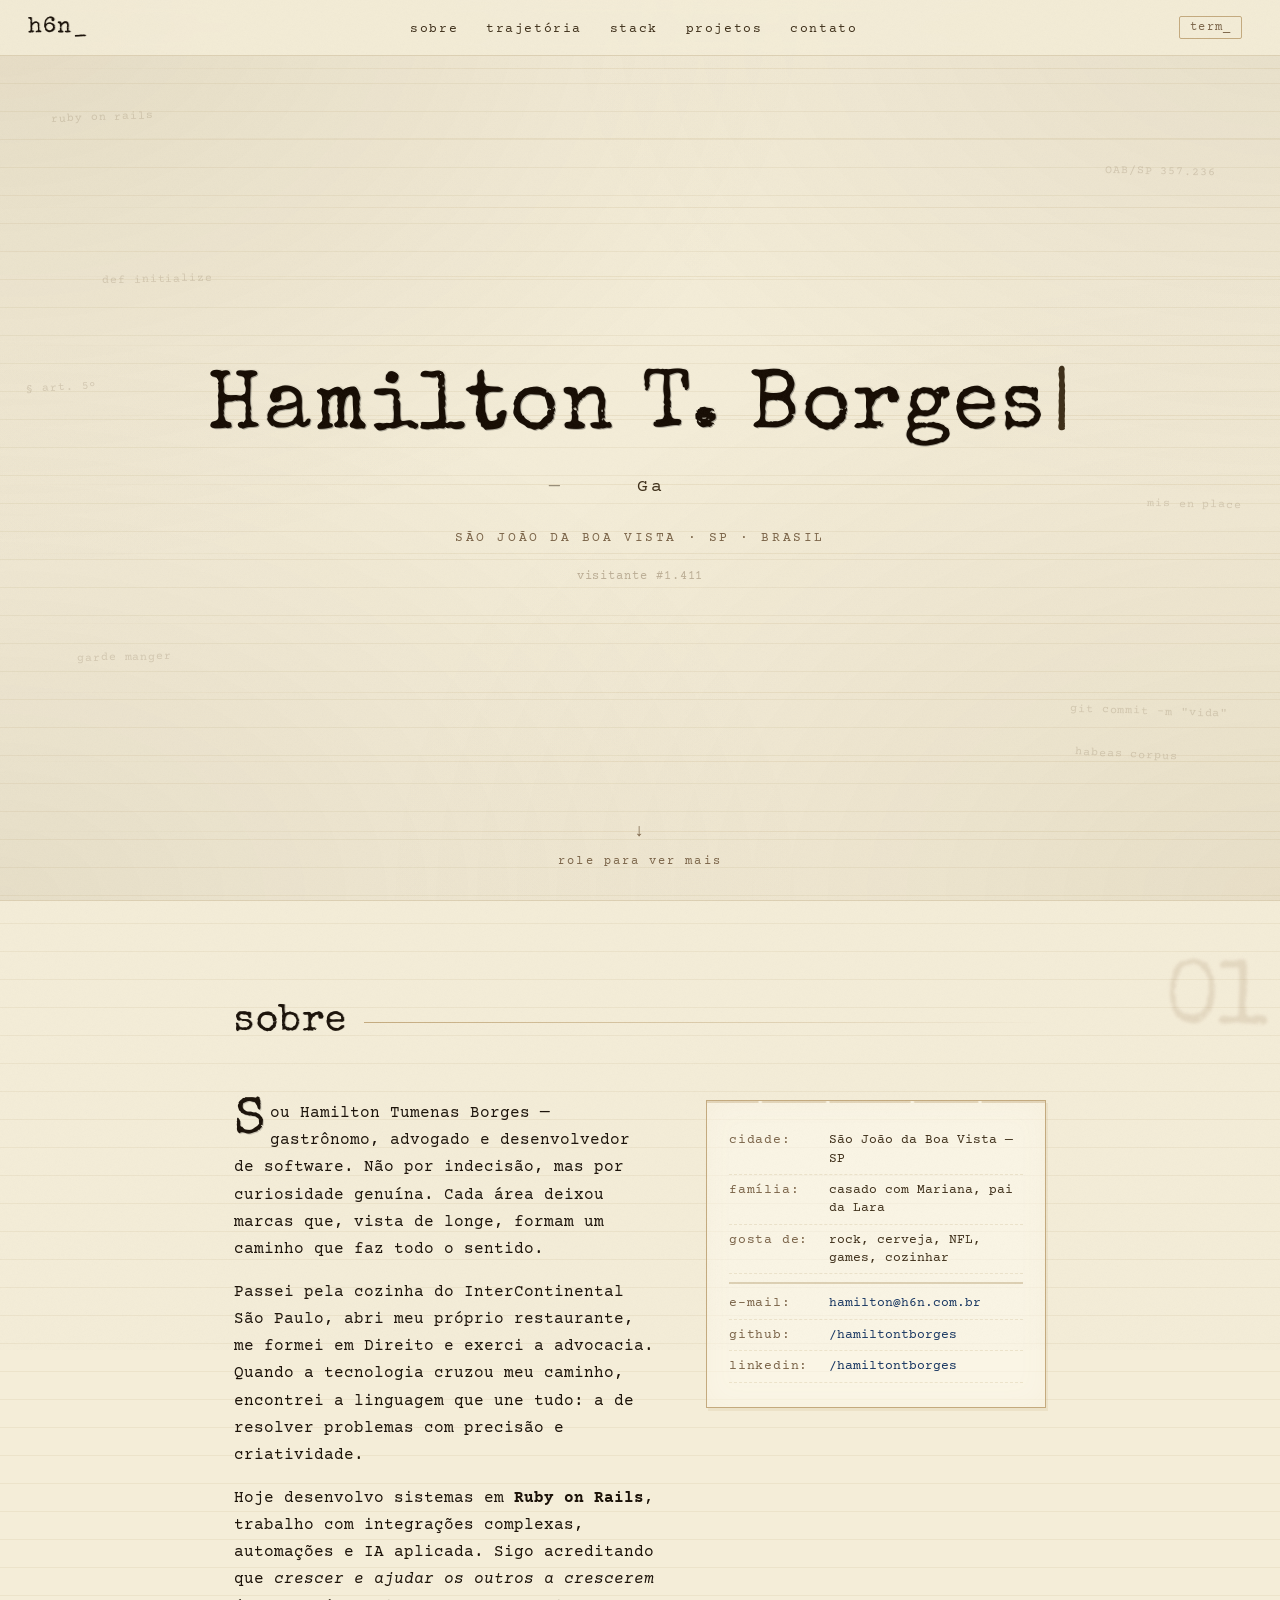
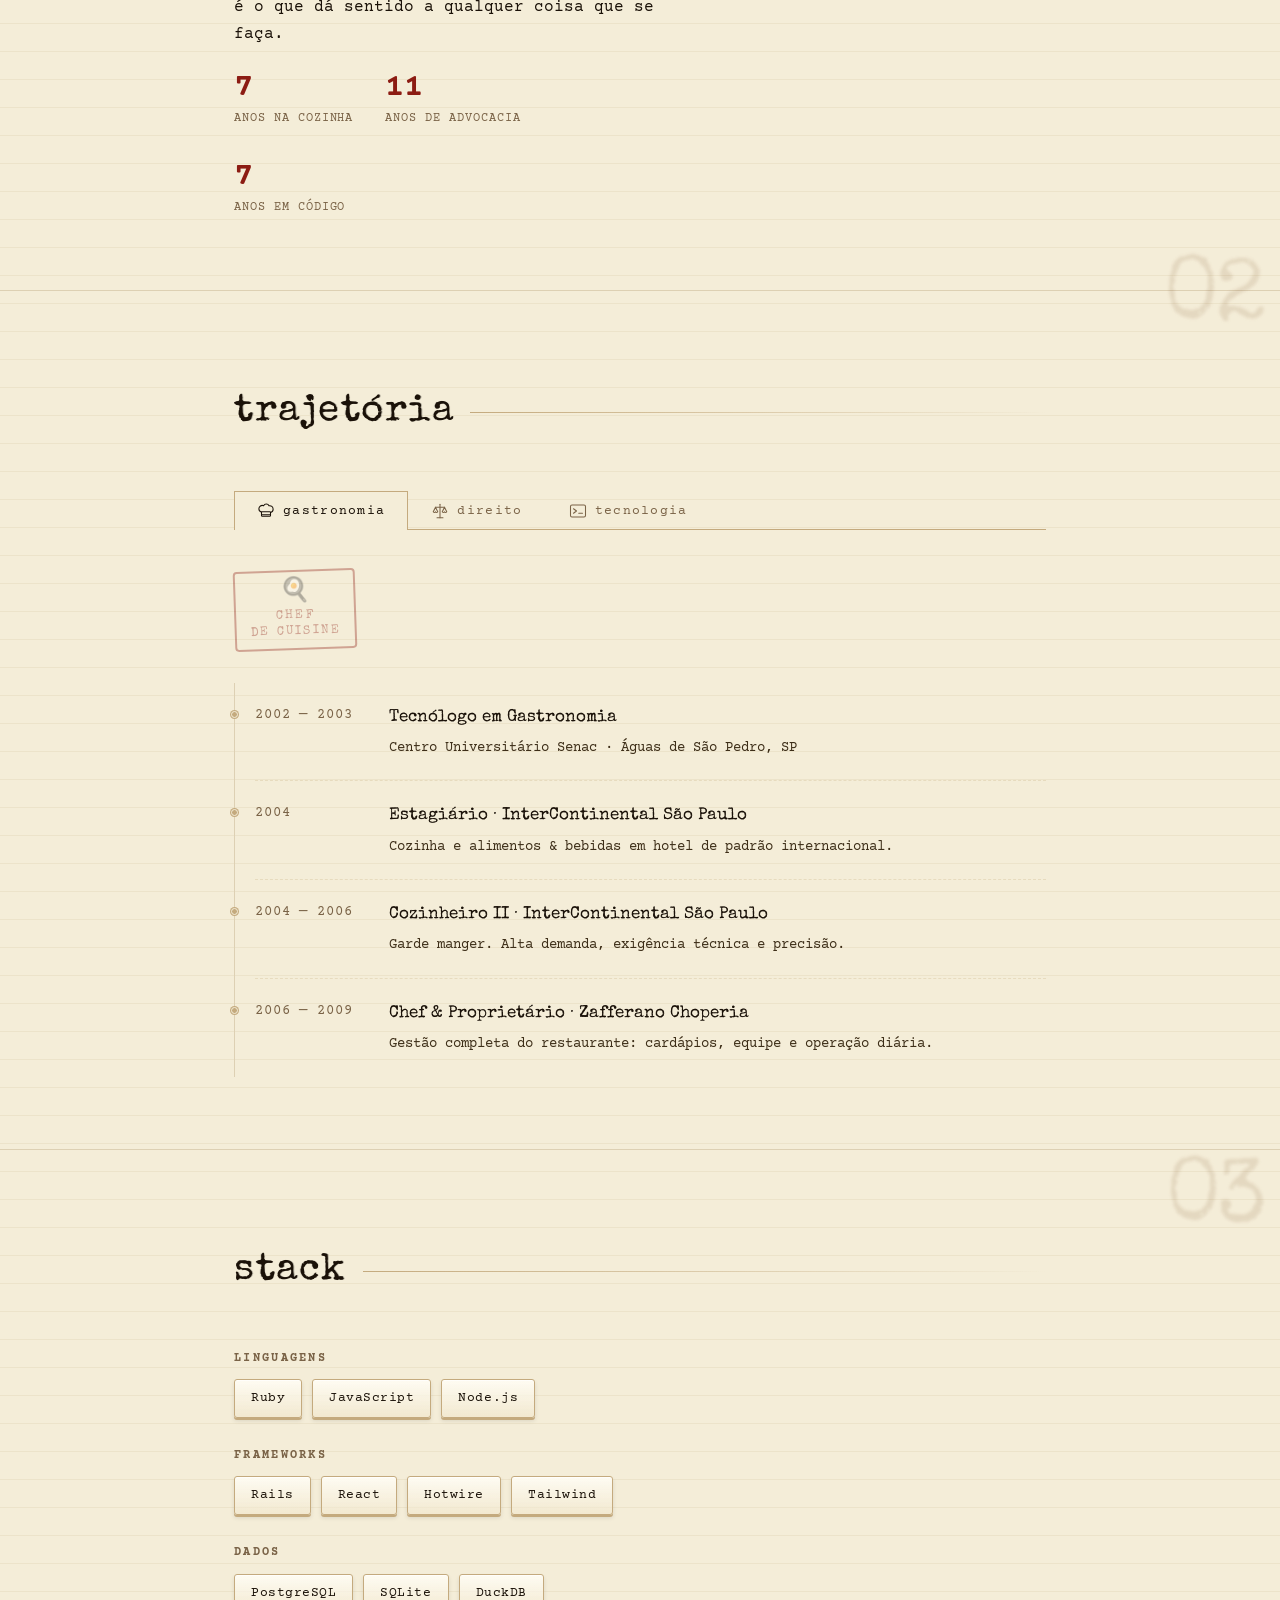
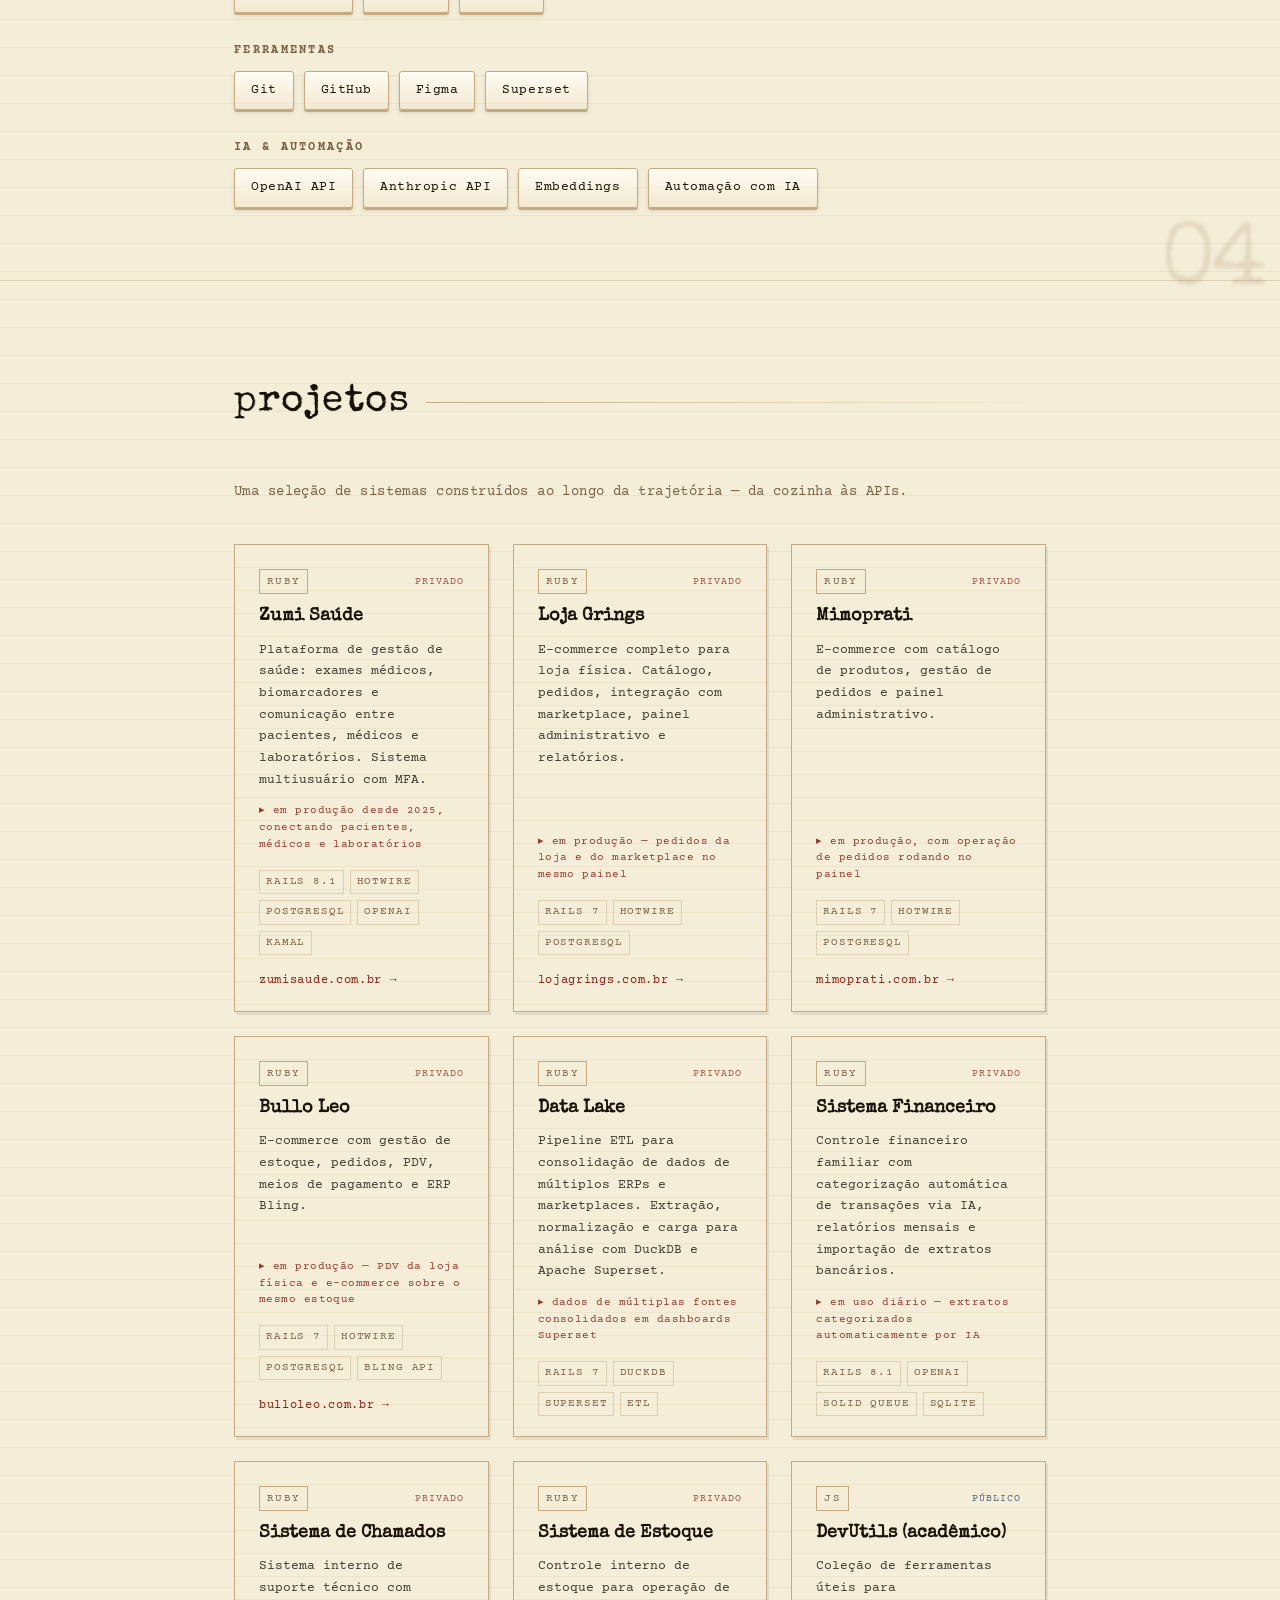
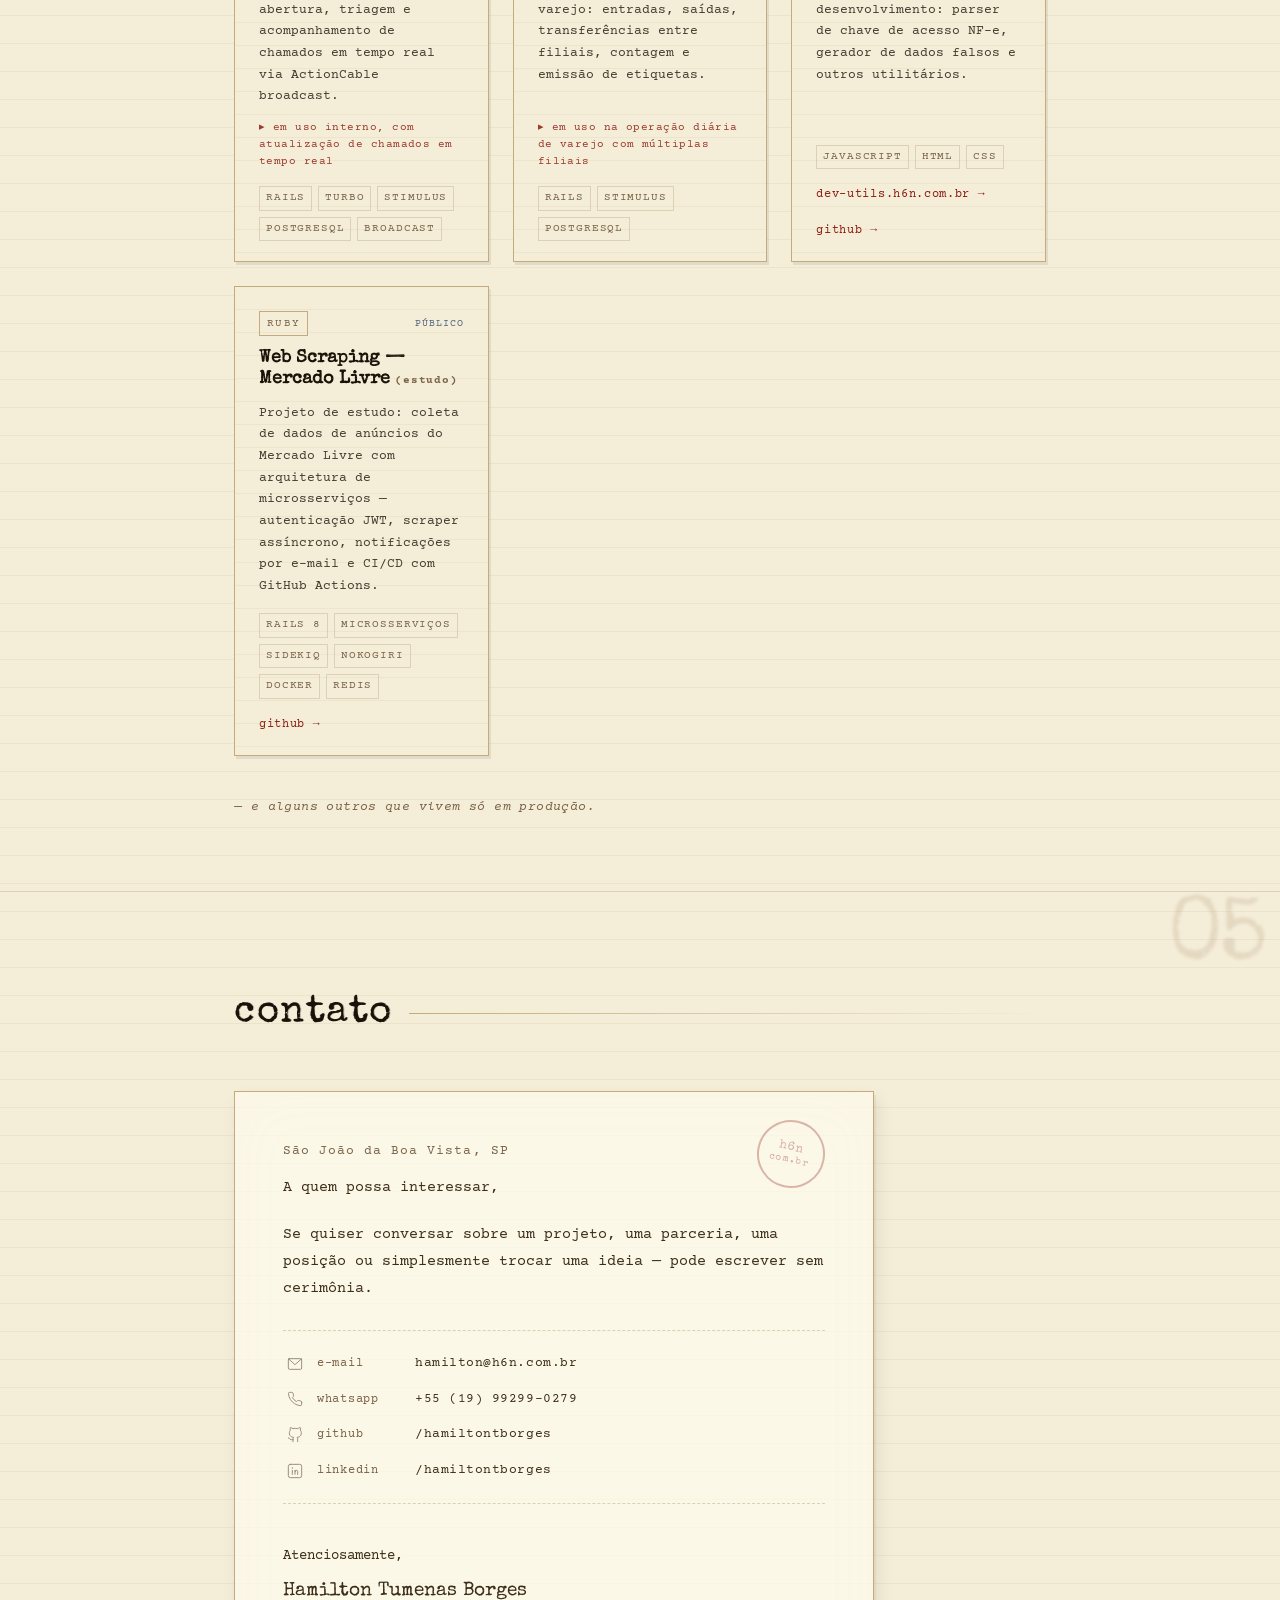
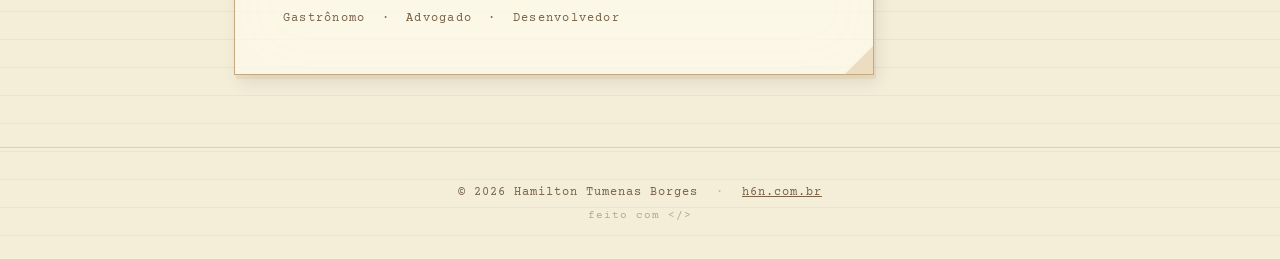
<file: index.html>
<!DOCTYPE html>
<html lang="pt-BR">

<head>
	<meta charset="UTF-8">
	<meta name="viewport" content="width=device-width, initial-scale=1.0">

	<!-- ── Anti-FOUC: apply saved theme before first paint ── -->
	<script>(function(){var t=localStorage.getItem('h6n_theme');if(t==='terminal')document.documentElement.setAttribute('data-theme','terminal');})();</script>

	<!-- ── SEO básico ── -->
	<title>Hamilton T. Borges — Desenvolvedor Ruby on Rails · h6n.com.br</title>
	<meta name="description"
		content="Hamilton Tumenas Borges — Desenvolvedor Ruby on Rails, ex-chef e advogado. Sistemas web, integrações com ERPs e marketplaces, IA aplicada. São João da Boa Vista, SP.">
	<meta name="keywords"
		content="Ruby on Rails, desenvolvedor, software, Rails, Hamilton Tumenas Borges, Hamilton Borges, h6n, São João da Boa Vista, web scraping, e-commerce, Hotwire, PostgreSQL">
	<meta name="author" content="Hamilton Tumenas Borges">
	<meta name="robots" content="index, follow">
	<meta name="theme-color" content="#f4edd8">
	<link rel="canonical" href="https://h6n.com.br/">

	<!-- ── Open Graph (WhatsApp, Facebook, LinkedIn) ── -->
	<meta property="og:type" content="website">
	<meta property="og:url" content="https://h6n.com.br/">
	<meta property="og:title" content="Hamilton T. Borges — Desenvolvedor Ruby on Rails">
	<meta property="og:description"
		content="Gastrônomo, Advogado e Desenvolvedor de Software. Sistemas web, integrações com ERPs e marketplaces, IA aplicada. São João da Boa Vista, SP.">
	<meta property="og:image" content="https://h6n.com.br/img/og-image.png">
	<meta property="og:image:width" content="1200">
	<meta property="og:image:height" content="630">
	<meta property="og:image:alt" content="h6n.com.br — Hamilton Tumenas Borges">
	<meta property="og:locale" content="pt_BR">
	<meta property="og:site_name" content="h6n.com.br">

	<!-- ── Twitter / X Card ── -->
	<meta name="twitter:card" content="summary_large_image">
	<meta name="twitter:url" content="https://h6n.com.br/">
	<meta name="twitter:title" content="Hamilton T. Borges — Desenvolvedor Ruby on Rails">
	<meta name="twitter:description"
		content="Gastrônomo, Advogado e Desenvolvedor de Software. Sistemas web, integrações com ERPs e marketplaces, IA aplicada.">
	<meta name="twitter:image" content="https://h6n.com.br/img/og-image.png">

	<!-- ── Favicon ── -->
	<link rel="icon" type="image/svg+xml" href="img/favicon.svg">
	<link rel="icon" type="image/png" sizes="192x192" href="img/favicon-192.png">
	<link rel="icon" type="image/png" sizes="48x48" href="img/favicon-48.png">
	<link rel="apple-touch-icon" href="img/favicon-192.png">

	<!-- ── Structured Data (JSON-LD) ── -->
	<script type="application/ld+json">
	{
		"@context": "https://schema.org",
		"@type": "Person",
		"name": "Hamilton Tumenas Borges",
		"url": "https://h6n.com.br",
		"email": "hamilton@h6n.com.br",
		"jobTitle": "Desenvolvedor de Software",
		"description": "Desenvolvedor Ruby on Rails, ex-chef e advogado. Sistemas web, integrações com ERPs e marketplaces, IA aplicada.",
		"address": {
			"@type": "PostalAddress",
			"addressLocality": "São João da Boa Vista",
			"addressRegion": "SP",
			"addressCountry": "BR"
		},
		"sameAs": [
			"https://github.com/hamiltontborges",
			"https://linkedin.com/in/hamiltontborges"
		],
		"knowsAbout": ["Ruby on Rails", "Ruby", "JavaScript", "PostgreSQL", "DuckDB", "Docker", "Hotwire", "Tailwind CSS", "OpenAI API", "Anthropic API"]
	}
	</script>

	<link rel="stylesheet" href="css/fonts.css">
	<link rel="stylesheet" href="css/style.css">
</head>

<body>

	<!-- Preloader -->
	<div id="preloader" aria-hidden="true">
		<span class="pl-text" id="plText"></span><span class="pl-cursor">|</span>
	</div>

	<!-- Reading progress bar -->
	<div id="read-progress" aria-hidden="true"></div>

	<!-- Grain overlay -->
	<div class="grain" aria-hidden="true"></div>

	<!-- Navigation -->
	<nav class="nav" id="nav">
		<a href="#inicio" class="nav-logo">h6n<span class="blink">_</span></a>
		<ul class="nav-links" id="navLinks">
			<li><a href="#sobre">sobre</a></li>
			<li><a href="#trajetoria">trajetória</a></li>
			<li><a href="#stack">stack</a></li>
			<li><a href="#projetos">projetos</a></li>
			<li><a href="#contato">contato</a></li>
		</ul>
		<button class="theme-toggle" id="themeToggle" aria-label="Alternar tema">
			<span id="themeLabel">term_</span>
		</button>
		<button class="nav-toggle" id="navToggle" aria-label="Menu">
			<span></span><span></span><span></span>
		</button>
	</nav>

	<!-- ══════════════════ HERO ══════════════════ -->
	<section id="inicio" class="hero">
		<div class="hero-bg-lines" aria-hidden="true">
			<div class="h-line"></div>
			<div class="h-line"></div>
			<div class="h-line"></div>
			<div class="h-line"></div>
			<div class="h-line"></div>
			<div class="h-line"></div>
			<div class="h-line"></div>
			<div class="h-line"></div>
			<div class="h-line"></div>
			<div class="h-line"></div>
			<div class="h-line"></div>
			<div class="h-line"></div>
		</div>

		<!-- Scattered fragments -->
		<div class="fragments" aria-hidden="true">
			<span class="frag f1">ruby on rails</span>
			<span class="frag f2">OAB/SP 357.236</span>
			<span class="frag f3">garde manger</span>
			<span class="frag f4">git commit -m "vida"</span>
			<span class="frag f5">§ art. 5º</span>
			<span class="frag f6">mis en place</span>
			<span class="frag f7">def initialize</span>
			<span class="frag f8">habeas corpus</span>
		</div>

		<div class="hero-content">
			<h1 class="sr-only">Hamilton Tumenas Borges — Desenvolvedor Ruby on Rails</h1>
			<div class="hero-name-wrap">
				<span class="hero-name" id="heroName"></span><span class="hero-cursor blink">|</span>
			</div>
			<div class="hero-identity">
				<span class="identity-dash">—</span>
				<span class="identity-word" id="identityWord">Gastrônomo</span>
			</div>
			<p class="hero-location">São João da Boa Vista &middot; SP &middot; Brasil</p>
			<p class="hero-visitor" id="heroVisitor" aria-hidden="true"></p>
		</div>

		<a href="#sobre" class="hero-scroll-hint" aria-label="Rolar para baixo">
			<span class="scroll-arrow">↓</span>
			<span class="scroll-text">role para ver mais</span>
		</a>
	</section>

	<!-- ══════════════════ SOBRE ══════════════════ -->
	<section id="sobre" class="section sobre">
		<div class="section-mark" aria-hidden="true">01</div>
		<div class="container">
			<h2 class="section-title reveal-title">
				sobre<span class="title-rule"></span>
			</h2>

			<div class="sobre-grid">
				<div class="sobre-text reveal-block">
					<p class="dropcap">
						Sou Hamilton Tumenas Borges — gastrônomo, advogado e desenvolvedor de software.
						Não por indecisão, mas por curiosidade genuína. Cada área deixou marcas que,
						vista de longe, formam um caminho que faz todo o sentido.
					</p>
					<p>
						Passei pela cozinha do InterContinental São Paulo, abri meu próprio restaurante,
						me formei em Direito e exerci a advocacia. Quando a tecnologia cruzou meu caminho,
						encontrei a linguagem que une tudo: a de resolver problemas com precisão e criatividade.
					</p>
					<p>
						Hoje desenvolvo sistemas em <strong>Ruby on Rails</strong>, trabalho com integrações
						complexas, automações e IA aplicada. Sigo acreditando que <em>crescer e ajudar os
							outros a crescerem</em> é o que dá sentido a qualquer coisa que se faça.
					</p>
					<div class="career-stats reveal-block">
						<div class="cs-item">
							<span class="cs-num" id="yr-kitchen">7</span>
							<span class="cs-label">anos na cozinha</span>
						</div>
						<div class="cs-item">
							<span class="cs-num" id="yr-law">11</span>
							<span class="cs-label">anos de advocacia</span>
						</div>
						<div class="cs-item">
							<span class="cs-num" id="yr-dev">6</span>
							<span class="cs-label">anos em código</span>
						</div>
					</div>
				</div>

				<div class="sobre-card reveal-block">
					<div class="typewriter-card">
						<div class="tc-row">
							<span class="tc-key">cidade</span>
							<span class="tc-val">São João da Boa Vista — SP</span>
						</div>
						<div class="tc-row">
							<span class="tc-key">família</span>
							<span class="tc-val">casado com Mariana, pai da Lara</span>
						</div>
						<div class="tc-row">
							<span class="tc-key">gosta de</span>
							<span class="tc-val">rock, cerveja, NFL, games, cozinhar</span>
						</div>
						<div class="tc-row tc-divider"></div>
						<div class="tc-row">
							<span class="tc-key">e-mail</span>
							<span class="tc-val">
								<a href="mailto:hamilton@h6n.com.br">hamilton@h6n.com.br</a>
							</span>
						</div>
						<div class="tc-row">
							<span class="tc-key">github</span>
							<span class="tc-val">
								<a href="https://github.com/hamiltontborges" target="_blank" rel="noopener">/hamiltontborges</a>
							</span>
						</div>
						<div class="tc-row">
							<span class="tc-key">linkedin</span>
							<span class="tc-val">
								<a href="https://linkedin.com/in/hamiltontborges" target="_blank" rel="noopener">/hamiltontborges</a>
							</span>
						</div>
					</div>
				</div>
			</div>
		</div>
	</section>

	<!-- ══════════════════ TRAJETÓRIA ══════════════════ -->
	<section id="trajetoria" class="section trajetoria">
		<div class="section-mark" aria-hidden="true">02</div>
		<div class="container">
			<h2 class="section-title reveal-title">
				trajetória<span class="title-rule"></span>
			</h2>

			<!-- Chapter tabs -->
			<div class="chapter-tabs reveal-block" role="tablist">
				<button class="c-tab active" data-chapter="gastro" role="tab" aria-selected="true">
					<span class="c-tab-icon">
						<!-- chef hat -->
						<svg xmlns="http://www.w3.org/2000/svg" width="18" height="18" viewBox="0 0 24 24" fill="none"
							stroke="currentColor" stroke-width="1.4" stroke-linecap="round" stroke-linejoin="round">
							<path
								d="M6 13.5C4 13 2.5 11.2 2.5 9a4.5 4.5 0 0 1 6.3-4.1A4 4 0 0 1 16 5a4.5 4.5 0 0 1 5.5 4.5c0 2.2-1.5 4-3.5 4.5" />
							<rect x="6" y="13" width="12" height="6" rx="1" />
							<line x1="6" y1="17" x2="18" y2="17" />
						</svg>
					</span>
					<span class="c-tab-label">gastronomia</span>
				</button>
				<button class="c-tab" data-chapter="direito" role="tab" aria-selected="false">
					<span class="c-tab-icon">
						<!-- scales of justice -->
						<svg xmlns="http://www.w3.org/2000/svg" width="18" height="18" viewBox="0 0 24 24" fill="none"
							stroke="currentColor" stroke-width="1.4" stroke-linecap="round" stroke-linejoin="round">
							<line x1="12" y1="3" x2="12" y2="21" />
							<line x1="8" y1="21" x2="16" y2="21" />
							<line x1="6" y1="7" x2="18" y2="7" />
							<path d="M6 7 L3 13 Q4.5 15 6 13 Q7.5 15 9 13 L6 7" />
							<path d="M18 7 L15 13 Q16.5 15 18 13 Q19.5 15 21 13 L18 7" />
						</svg>
					</span>
					<span class="c-tab-label">direito</span>
				</button>
				<button class="c-tab" data-chapter="tech" role="tab" aria-selected="false">
					<span class="c-tab-icon">
						<!-- terminal prompt -->
						<svg xmlns="http://www.w3.org/2000/svg" width="18" height="18" viewBox="0 0 24 24" fill="none"
							stroke="currentColor" stroke-width="1.4" stroke-linecap="round" stroke-linejoin="round">
							<rect x="2" y="4" width="20" height="16" rx="2" />
							<polyline points="6,9 10,12 6,15" />
							<line x1="13" y1="15" x2="18" y2="15" />
						</svg>
					</span>
					<span class="c-tab-label">tecnologia</span>
				</button>
			</div>

			<!-- Gastronomia -->
			<div class="chapter active" id="ch-gastro" role="tabpanel">
				<div class="chapter-deco">
					<div class="ch-stamp gastro-stamp">
						<span class="stamp-icon">&#x1F373;</span>
						<span>CHEF<br>DE CUISINE</span>
					</div>
				</div>
				<div class="timeline">
					<div class="tl-item reveal-item">
						<div class="tl-year">2002 — 2003</div>
						<div class="tl-body">
							<h3>Tecnólogo em Gastronomia</h3>
							<p>Centro Universitário Senac · Águas de São Pedro, SP</p>
						</div>
					</div>
					<div class="tl-item reveal-item">
						<div class="tl-year">2004</div>
						<div class="tl-body">
							<h3>Estagiário · InterContinental São Paulo</h3>
							<p>Cozinha e alimentos &amp; bebidas em hotel de padrão internacional.</p>
						</div>
					</div>
					<div class="tl-item reveal-item">
						<div class="tl-year">2004 — 2006</div>
						<div class="tl-body">
							<h3>Cozinheiro II · InterContinental São Paulo</h3>
							<p>Garde manger. Alta demanda, exigência técnica e precisão.</p>
						</div>
					</div>
					<div class="tl-item reveal-item">
						<div class="tl-year">2006 — 2009</div>
						<div class="tl-body">
							<h3>Chef &amp; Proprietário · Zafferano Choperia</h3>
							<p>Gestão completa do restaurante: cardápios, equipe e operação diária.</p>
						</div>
					</div>
				</div>
			</div>

			<!-- Direito -->
			<div class="chapter" id="ch-direito" role="tabpanel" hidden>
				<div class="chapter-deco">
					<div class="ch-stamp direito-stamp">
						<span class="stamp-icon">&#x2696;&#xFE0E;</span>
						<span>OAB/SP<br>357.236</span>
					</div>
				</div>
				<div class="timeline">
					<div class="tl-item reveal-item">
						<div class="tl-year">2010 — 2014</div>
						<div class="tl-body">
							<h3>Bacharel em Direito</h3>
							<p>UNIFEOB · São João da Boa Vista, SP</p>
						</div>
					</div>
					<div class="tl-item reveal-item">
						<div class="tl-year">2015 — atual</div>
						<div class="tl-body">
							<h3>Advogado Autônomo · OAB/SP 357.236</h3>
							<p>
								Atuação nas áreas cível, criminal e infância.
								Conveniado com a Defensoria Pública do Estado de São Paulo.
							</p>
						</div>
					</div>
				</div>
				<div class="legal-quote reveal-block">
					<span class="lq-mark">"</span>
					<p>A lei é a expressão da vontade geral.</p>
					<cite>— Declaração dos Direitos do Homem e do Cidadão, 1789</cite>
				</div>
			</div>

			<!-- Tecnologia -->
			<div class="chapter" id="ch-tech" role="tabpanel" hidden>
				<div class="terminal-window reveal-block">
					<div class="term-bar">
						<span class="term-dot dot-r"></span>
						<span class="term-dot dot-y"></span>
						<span class="term-dot dot-g"></span>
						<span class="term-title">htb@h6n:~$</span>
					</div>
					<div class="term-body" id="termBody">
						<!-- Filled by JS -->
					</div>
					<div class="term-input-row" id="termInputRow" style="display:none">
						<span class="t-prompt">$ </span><input type="text" id="termInputField" class="term-input-field"
							spellcheck="false" autocomplete="off" autocorrect="off" placeholder="tente um comando...">
					</div>
				</div>
				<div class="timeline">
					<div class="tl-item reveal-item">
						<div class="tl-year">2020 — 2022</div>
						<div class="tl-body">
							<h3>ADS — Análise e Desenvolvimento de Sistemas</h3>
							<p>UNIFEOB · São João da Boa Vista, SP</p>
						</div>
					</div>
					<div class="tl-item reveal-item">
						<div class="tl-year">2021 — 2022</div>
						<div class="tl-body">
							<h3>Mentor de Projetos Acadêmicos · UNIFEOB</h3>
							<p>ADS e Ciência da Computação.</p>
						</div>
					</div>
					<div class="tl-item reveal-item">
						<div class="tl-year">2022</div>
						<div class="tl-body">
							<h3>Pós-Graduação · Desenvolvimento Web Full Stack</h3>
							<p>Anhanguera Educacional</p>
						</div>
					</div>
					<div class="tl-item reveal-item">
						<div class="tl-year">2022 — 2025</div>
						<div class="tl-body">
							<h3>Dev Ruby on Rails · Todas Essas Coisas Tecnologia</h3>
							<p>
								Sistemas internos, integrações com ERPs e marketplaces,
								ETL, análise de dados e e-commerce.
							</p>
						</div>
					</div>
					<div class="tl-item reveal-item">
						<div class="tl-year">2025 — atual</div>
						<div class="tl-body">
							<h3>Dev Ruby on Rails · Health Tracker Soluções</h3>
							<p>
								Plataforma de gestão de saúde com Rails 8, integrações
								com IA (OpenAI), Hotwire/Turbo e sistema multiusuário
								com autenticação multifator.
							</p>
						</div>
					</div>
				</div>
			</div>
		</div>
	</section>

	<!-- ══════════════════ STACK ══════════════════ -->
	<section id="stack" class="section stack-section">
		<div class="section-mark" aria-hidden="true">03</div>
		<div class="container">
			<h2 class="section-title reveal-title">
				stack<span class="title-rule"></span>
			</h2>

			<div class="keys-board reveal-block">
				<div class="key-group">
					<h3 class="key-group-title">linguagens</h3>
					<div class="keys-row">
						<div class="key" style="--d:0ms" data-tip="desde 2019">Ruby</div>
						<div class="key" style="--d:60ms" data-tip="desde 2019">JavaScript</div>
						<div class="key" style="--d:120ms" data-tip="desde 2021">Node.js</div>
					</div>
				</div>
				<div class="key-group">
					<h3 class="key-group-title">frameworks</h3>
					<div class="keys-row">
						<div class="key" style="--d:0ms" data-tip="desde 2019">Rails</div>
						<div class="key" style="--d:60ms" data-tip="desde 2022">React</div>
						<div class="key" style="--d:120ms" data-tip="desde 2022">Hotwire</div>
						<div class="key" style="--d:180ms" data-tip="desde 2022">Tailwind</div>
					</div>
				</div>
				<div class="key-group">
					<h3 class="key-group-title">dados</h3>
					<div class="keys-row">
						<div class="key" style="--d:0ms" data-tip="desde 2019">PostgreSQL</div>
						<div class="key" style="--d:60ms" data-tip="desde 2021">SQLite</div>
						<div class="key" style="--d:120ms" data-tip="desde 2023">DuckDB</div>
					</div>
				</div>
				<div class="key-group">
					<h3 class="key-group-title">ferramentas</h3>
					<div class="keys-row">
						<div class="key" style="--d:0ms" data-tip="desde 2019">Git</div>
						<div class="key" style="--d:60ms" data-tip="desde 2019">GitHub</div>
						<div class="key" style="--d:120ms" data-tip="desde 2022">Figma</div>
						<div class="key" style="--d:180ms" data-tip="desde 2023">Superset</div>
					</div>
				</div>
				<div class="key-group">
					<h3 class="key-group-title">IA &amp; automação</h3>
					<div class="keys-row">
						<div class="key key-ai" style="--d:0ms" data-tip="desde 2023">OpenAI API</div>
						<div class="key key-ai" style="--d:60ms" data-tip="desde 2024">Anthropic API</div>
						<div class="key key-ai" style="--d:120ms" data-tip="desde 2024">Embeddings</div>
						<div class="key key-ai" style="--d:180ms" data-tip="categorização, análise, RAG">Automação com IA</div>
					</div>
				</div>
			</div>
		</div>
	</section>

	<!-- ══════════════════ PROJETOS ══════════════════ -->
	<section id="projetos" class="section projetos-section">
		<div class="section-mark" aria-hidden="true">04</div>
		<div class="container">
			<h2 class="section-title reveal-title">
				projetos<span class="title-rule"></span>
			</h2>

			<p class="proj-intro reveal-block">Uma seleção de sistemas construídos ao longo da trajetória — da cozinha às
				APIs.</p>

			<div class="proj-grid">

				<article class="proj-card reveal-item">
					<div class="pc-header">
						<span class="pc-lang">Ruby</span>
						<span class="pc-badge">privado</span>
					</div>
					<h3 class="pc-name">Zumi Saúde</h3>
					<p class="pc-desc">Plataforma de gestão de saúde: exames médicos, biomarcadores e comunicação entre pacientes,
						médicos e laboratórios. Sistema multiusuário com MFA.</p>
					<p class="pc-result">▸ em produção desde 2025, conectando pacientes, médicos e laboratórios</p>
					<div class="pc-tags">
						<span class="pc-tag">Rails 8.1</span>
						<span class="pc-tag">Hotwire</span>
						<span class="pc-tag">PostgreSQL</span>
						<span class="pc-tag">OpenAI</span>
						<span class="pc-tag">Kamal</span>
					</div>
					<a href="https://zumisaude.com.br" target="_blank" rel="noopener" class="pc-link">zumisaude.com.br →</a>
				</article>

				<article class="proj-card reveal-item">
					<div class="pc-header">
						<span class="pc-lang">Ruby</span>
						<span class="pc-badge">privado</span>
					</div>
					<h3 class="pc-name">Loja Grings</h3>
					<p class="pc-desc">E-commerce completo para loja física. Catálogo, pedidos, integração com marketplace,
						painel administrativo e relatórios.</p>
					<p class="pc-result">▸ em produção — pedidos da loja e do marketplace no mesmo painel</p>
					<div class="pc-tags">
						<span class="pc-tag">Rails 7</span>
						<span class="pc-tag">Hotwire</span>
						<span class="pc-tag">PostgreSQL</span>
					</div>
					<a href="https://lojagrings.com.br" target="_blank" rel="noopener" class="pc-link">lojagrings.com.br →</a>
				</article>

				<article class="proj-card reveal-item">
					<div class="pc-header">
						<span class="pc-lang">Ruby</span>
						<span class="pc-badge">privado</span>
					</div>
					<h3 class="pc-name">Mimoprati</h3>
					<p class="pc-desc">E-commerce com catálogo de produtos, gestão de
						pedidos e painel administrativo.</p>
					<p class="pc-result">▸ em produção, com operação de pedidos rodando no painel</p>
					<div class="pc-tags">
						<span class="pc-tag">Rails 7</span>
						<span class="pc-tag">Hotwire</span>
						<span class="pc-tag">PostgreSQL</span>
					</div>
					<a href="https://mimoprati.com.br" target="_blank" rel="noopener" class="pc-link">mimoprati.com.br →</a>
				</article>

				<article class="proj-card reveal-item">
					<div class="pc-header">
						<span class="pc-lang">Ruby</span>
						<span class="pc-badge">privado</span>
					</div>
					<h3 class="pc-name">Bullo Leo</h3>
					<p class="pc-desc">E-commerce com gestão de estoque, pedidos, PDV, meios de
						pagamento e ERP Bling.</p>
					<p class="pc-result">▸ em produção — PDV da loja física e e-commerce sobre o mesmo estoque</p>
					<div class="pc-tags">
						<span class="pc-tag">Rails 7</span>
						<span class="pc-tag">Hotwire</span>
						<span class="pc-tag">PostgreSQL</span>
						<span class="pc-tag">Bling API</span>
					</div>
					<a href="https://bulloleo.com.br" target="_blank" rel="noopener" class="pc-link">bulloleo.com.br →</a>
				</article>

				<article class="proj-card reveal-item">
					<div class="pc-header">
						<span class="pc-lang">Ruby</span>
						<span class="pc-badge">privado</span>
					</div>
					<h3 class="pc-name">Data Lake</h3>
					<p class="pc-desc">Pipeline ETL para consolidação de dados de múltiplos ERPs e marketplaces. Extração,
						normalização e carga para análise com DuckDB e Apache Superset.</p>
					<p class="pc-result">▸ dados de múltiplas fontes consolidados em dashboards Superset</p>
					<div class="pc-tags">
						<span class="pc-tag">Rails 7</span>
						<span class="pc-tag">DuckDB</span>
						<span class="pc-tag">Superset</span>
						<span class="pc-tag">ETL</span>
					</div>
				</article>

				<article class="proj-card reveal-item">
					<div class="pc-header">
						<span class="pc-lang">Ruby</span>
						<span class="pc-badge">privado</span>
					</div>
					<h3 class="pc-name">Sistema Financeiro</h3>
					<p class="pc-desc">Controle financeiro familiar com categorização automática de transações via IA, relatórios
						mensais e importação de extratos bancários.</p>
					<p class="pc-result">▸ em uso diário — extratos categorizados automaticamente por IA</p>
					<div class="pc-tags">
						<span class="pc-tag">Rails 8.1</span>
						<span class="pc-tag">OpenAI</span>
						<span class="pc-tag">Solid Queue</span>
						<span class="pc-tag">SQLite</span>
					</div>
				</article>

				<article class="proj-card reveal-item">
					<div class="pc-header">
						<span class="pc-lang">Ruby</span>
						<span class="pc-badge">privado</span>
					</div>
					<h3 class="pc-name">Sistema de Chamados</h3>
					<p class="pc-desc">Sistema interno de suporte técnico com abertura, triagem e acompanhamento de chamados em
						tempo real via ActionCable broadcast.</p>
					<p class="pc-result">▸ em uso interno, com atualização de chamados em tempo real</p>
					<div class="pc-tags">
						<span class="pc-tag">Rails</span>
						<span class="pc-tag">Turbo</span>
						<span class="pc-tag">Stimulus</span>
						<span class="pc-tag">PostgreSQL</span>
						<span class="pc-tag">Broadcast</span>
					</div>
				</article>

				<article class="proj-card reveal-item">
					<div class="pc-header">
						<span class="pc-lang">Ruby</span>
						<span class="pc-badge">privado</span>
					</div>
					<h3 class="pc-name">Sistema de Estoque</h3>
					<p class="pc-desc">Controle interno de estoque para operação de varejo: entradas, saídas, transferências entre
						filiais, contagem e emissão de etiquetas.</p>
					<p class="pc-result">▸ em uso na operação diária de varejo com múltiplas filiais</p>
					<div class="pc-tags">
						<span class="pc-tag">Rails</span>
						<span class="pc-tag">Stimulus</span>
						<span class="pc-tag">PostgreSQL</span>
					</div>
				</article>

				<article class="proj-card reveal-item">
					<div class="pc-header">
						<span class="pc-lang">JS</span>
						<span class="pc-badge pc-badge-pub">público</span>
					</div>
					<h3 class="pc-name">DevUtils (acadêmico)</h3>
					<p class="pc-desc">Coleção de ferramentas úteis para desenvolvimento: parser de chave de acesso NF-e, gerador
						de dados falsos e outros utilitários.</p>
					<div class="pc-tags">
						<span class="pc-tag">JavaScript</span>
						<span class="pc-tag">HTML</span>
						<span class="pc-tag">CSS</span>
					</div>
					<a href="https://dev-utils.h6n.com.br" target="_blank" rel="noopener" class="pc-link">dev-utils.h6n.com.br
						→</a>
					<a href="https://github.com/hamiltontborges/dev-utils" target="_blank" rel="noopener" class="pc-link">github
						→</a>
				</article>

				<article class="proj-card reveal-item">
					<div class="pc-header">
						<span class="pc-lang">Ruby</span>
						<span class="pc-badge pc-badge-pub">público</span>
					</div>
					<h3 class="pc-name">Web Scraping — Mercado Livre <span class="pc-study">(estudo)</span></h3>
					<p class="pc-desc">Projeto de estudo: coleta de dados de anúncios do Mercado Livre com arquitetura de
						microsserviços — autenticação JWT, scraper assíncrono, notificações por e-mail e CI/CD com GitHub
						Actions.</p>
					<div class="pc-tags">
						<span class="pc-tag">Rails 8</span>
						<span class="pc-tag">Microsserviços</span>
						<span class="pc-tag">Sidekiq</span>
						<span class="pc-tag">Nokogiri</span>
						<span class="pc-tag">Docker</span>
						<span class="pc-tag">Redis</span>
					</div>
					<a href="https://github.com/hamiltontborges/web-scraping" target="_blank" rel="noopener"
						class="pc-link">github →</a>
				</article>

			</div>

			<p class="proj-footnote reveal-block">— e alguns outros que vivem só em produção.</p>

		</div>
	</section>
	<section id="contato" class="section contato-section">
		<div class="section-mark" aria-hidden="true">05</div>
		<div class="container">
			<h2 class="section-title reveal-title">
				contato<span class="title-rule"></span>
			</h2>

			<div class="letter-wrap reveal-block">
				<div class="letter">
					<!-- Postmark decoration -->
					<div class="postmark" aria-hidden="true">
						<div class="pm-circle">
							<span>h6n</span>
							<span class="pm-sub">com.br</span>
						</div>
					</div>

					<div class="letter-header">
						<p class="letter-city">São João da Boa Vista, SP</p>
						<p class="letter-to">A quem possa interessar,</p>
					</div>

					<div class="letter-body">
						<p>
							Se quiser conversar sobre um projeto, uma parceria, uma posição
							ou simplesmente trocar uma ideia — pode escrever sem cerimônia.
						</p>
					</div>

					<div class="letter-contacts">
						<a href="mailto:hamilton@h6n.com.br" class="lc-item">
							<span class="lc-icon">
								<svg xmlns="http://www.w3.org/2000/svg" width="16" height="16" viewBox="0 0 24 24" fill="none"
									stroke="currentColor" stroke-width="1.4" stroke-linecap="round" stroke-linejoin="round">
									<rect x="2" y="4" width="20" height="16" rx="2" />
									<polyline points="2,4 12,13 22,4" />
								</svg>
							</span>
							<span class="lc-label">e-mail</span>
							<span class="lc-value">hamilton@h6n.com.br</span>
						</a>
						<a href="https://wa.me/5519992990279" target="_blank" rel="noopener" class="lc-item">
							<span class="lc-icon">
								<svg xmlns="http://www.w3.org/2000/svg" width="16" height="16" viewBox="0 0 24 24" fill="none"
									stroke="currentColor" stroke-width="1.4" stroke-linecap="round" stroke-linejoin="round">
									<path
										d="M22 16.92v3a2 2 0 0 1-2.18 2 19.79 19.79 0 0 1-8.63-3.07 19.5 19.5 0 0 1-6-6A19.79 19.79 0 0 1 2.12 4.18 2 2 0 0 1 4.11 2h3a2 2 0 0 1 2 1.72c.127.96.361 1.903.7 2.81a2 2 0 0 1-.45 2.11L8.09 9.91a16 16 0 0 0 6 6l1.27-1.27a2 2 0 0 1 2.11-.45c.907.339 1.85.573 2.81.7A2 2 0 0 1 22 16.92z" />
								</svg>
							</span>
							<span class="lc-label">whatsapp</span>
							<span class="lc-value">+55 (19) 99299-0279</span>
						</a>
						<a href="https://github.com/hamiltontborges" target="_blank" rel="noopener" class="lc-item">
							<span class="lc-icon">
								<svg xmlns="http://www.w3.org/2000/svg" width="16" height="16" viewBox="0 0 24 24" fill="none"
									stroke="currentColor" stroke-width="1.4" stroke-linecap="round" stroke-linejoin="round">
									<path
										d="M9 19c-5 1.5-5-2.5-7-3m14 6v-3.87a3.37 3.37 0 0 0-.94-2.61c3.14-.35 6.44-1.54 6.44-7A5.44 5.44 0 0 0 20 4.77 5.07 5.07 0 0 0 19.91 1S18.73.65 16 2.48a13.38 13.38 0 0 0-7 0C6.27.65 5.09 1 5.09 1A5.07 5.07 0 0 0 5 4.77a5.44 5.44 0 0 0-1.5 3.78c0 5.42 3.3 6.61 6.44 7A3.37 3.37 0 0 0 9 18.13V22" />
								</svg>
							</span>
							<span class="lc-label">github</span>
							<span class="lc-value">/hamiltontborges</span>
						</a>
						<a href="https://linkedin.com/in/hamiltontborges" target="_blank" rel="noopener" class="lc-item">
							<span class="lc-icon">
								<svg xmlns="http://www.w3.org/2000/svg" width="16" height="16" viewBox="0 0 24 24" fill="none"
									stroke="currentColor" stroke-width="1.4" stroke-linecap="round" stroke-linejoin="round">
									<rect x="2" y="2" width="20" height="20" rx="3" />
									<line x1="8" y1="11" x2="8" y2="17" />
									<line x1="8" y1="7" x2="8" y2="8" />
									<path d="M12 17v-6m4 6v-4a2 2 0 0 0-4 0" />
								</svg>
							</span>
							<span class="lc-label">linkedin</span>
							<span class="lc-value">/hamiltontborges</span>
						</a>
					</div>

					<div class="letter-signature">
						<p>Atenciosamente,</p>
						<p class="sig-name">Hamilton Tumenas Borges</p>
						<p class="sig-roles">Gastrônomo &nbsp;·&nbsp; Advogado &nbsp;·&nbsp; Desenvolvedor</p>
					</div>
					<div class="disponivel-stamp" id="contatoStamp" aria-hidden="true">DISPONÍVEL</div>
				</div>
			</div>
		</div>
	</section>

	<!-- Back to top -->
	<button id="back-to-top" aria-label="Voltar ao topo" title="Voltar ao topo">
		<svg xmlns="http://www.w3.org/2000/svg" width="16" height="16" viewBox="0 0 24 24" fill="none" stroke="currentColor"
			stroke-width="1.8" stroke-linecap="round" stroke-linejoin="round">
			<polyline points="18 15 12 9 6 15" />
		</svg>
	</button>

	<!-- Footer -->
	<footer class="footer">
		<p>
			<span class="footer-copy">© 2026</span>
			Hamilton Tumenas Borges
			<span class="footer-sep">·</span>
			<a href="https://h6n.com.br">h6n.com.br</a>
		</p>
		<p class="footer-sub">feito com &lt;/&gt;</p>
	</footer>

	<script src="js/main.js"></script>
</body>

</html>
</file>
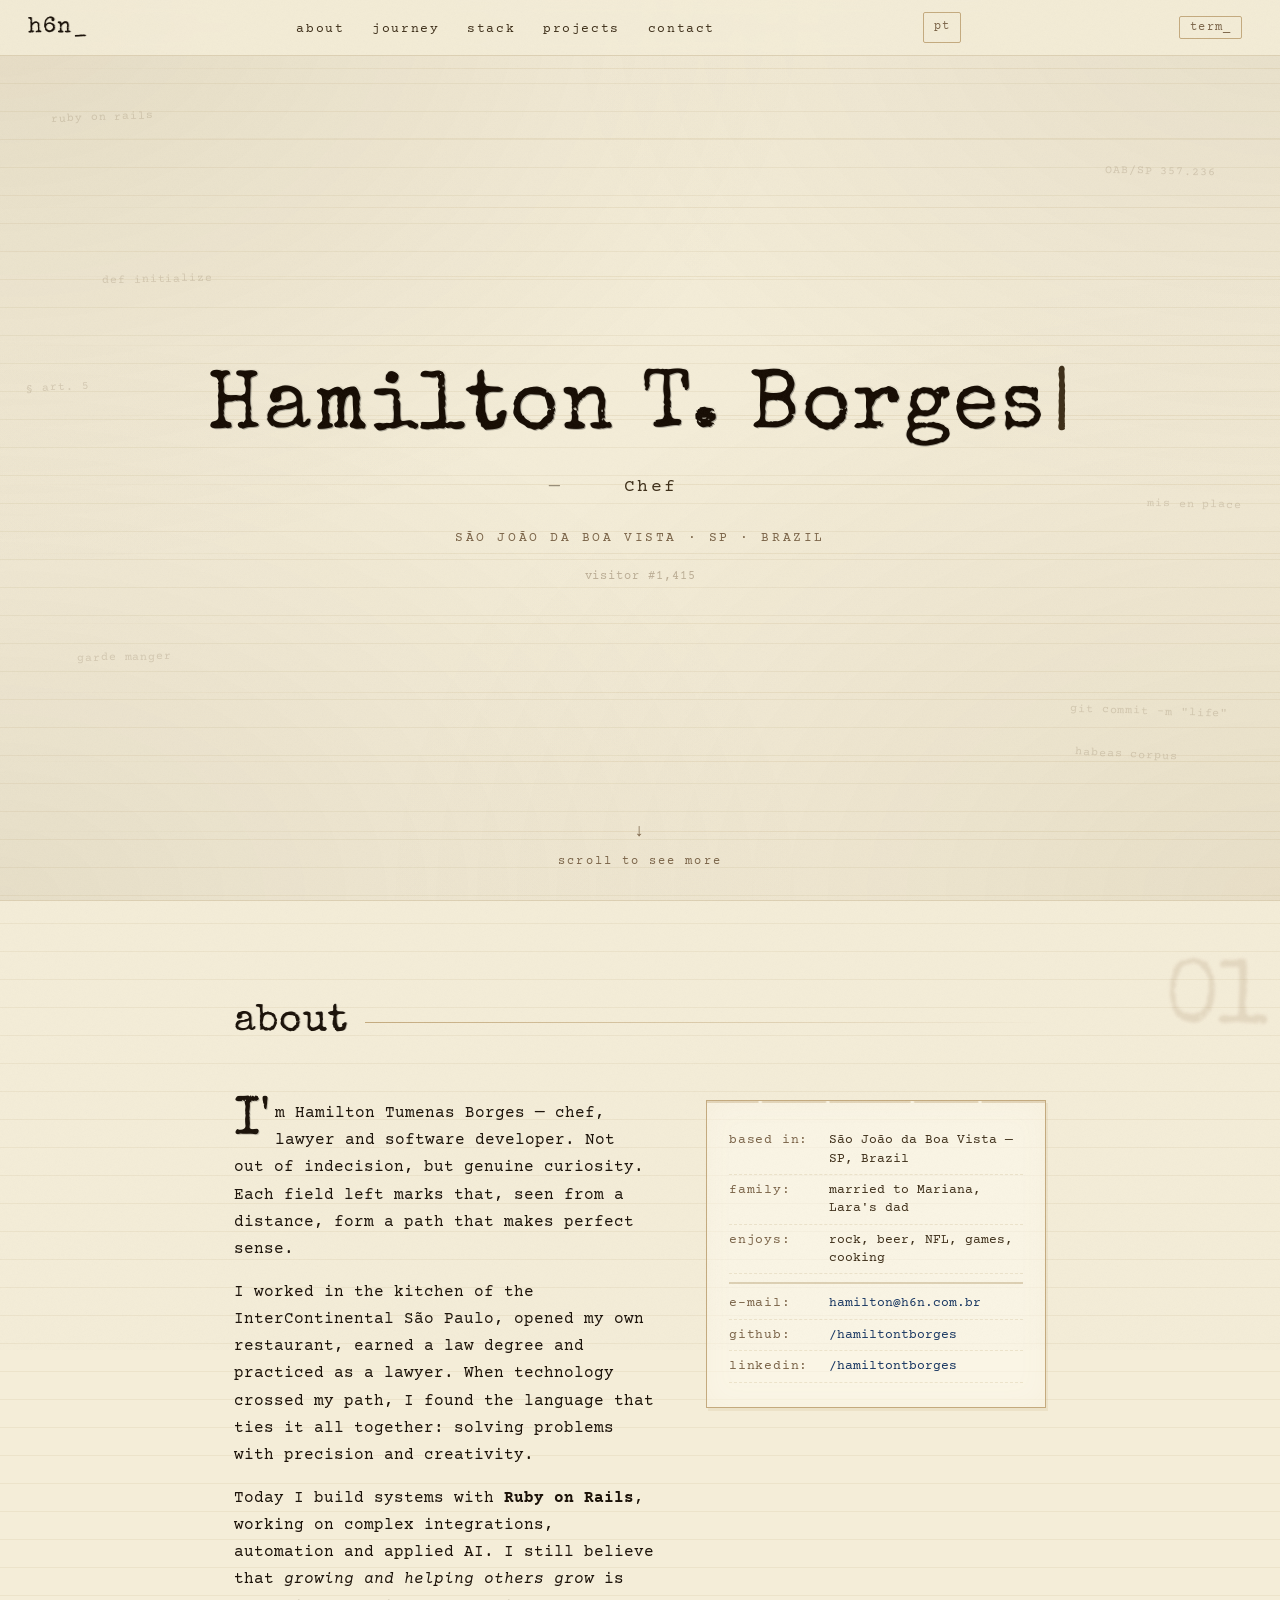
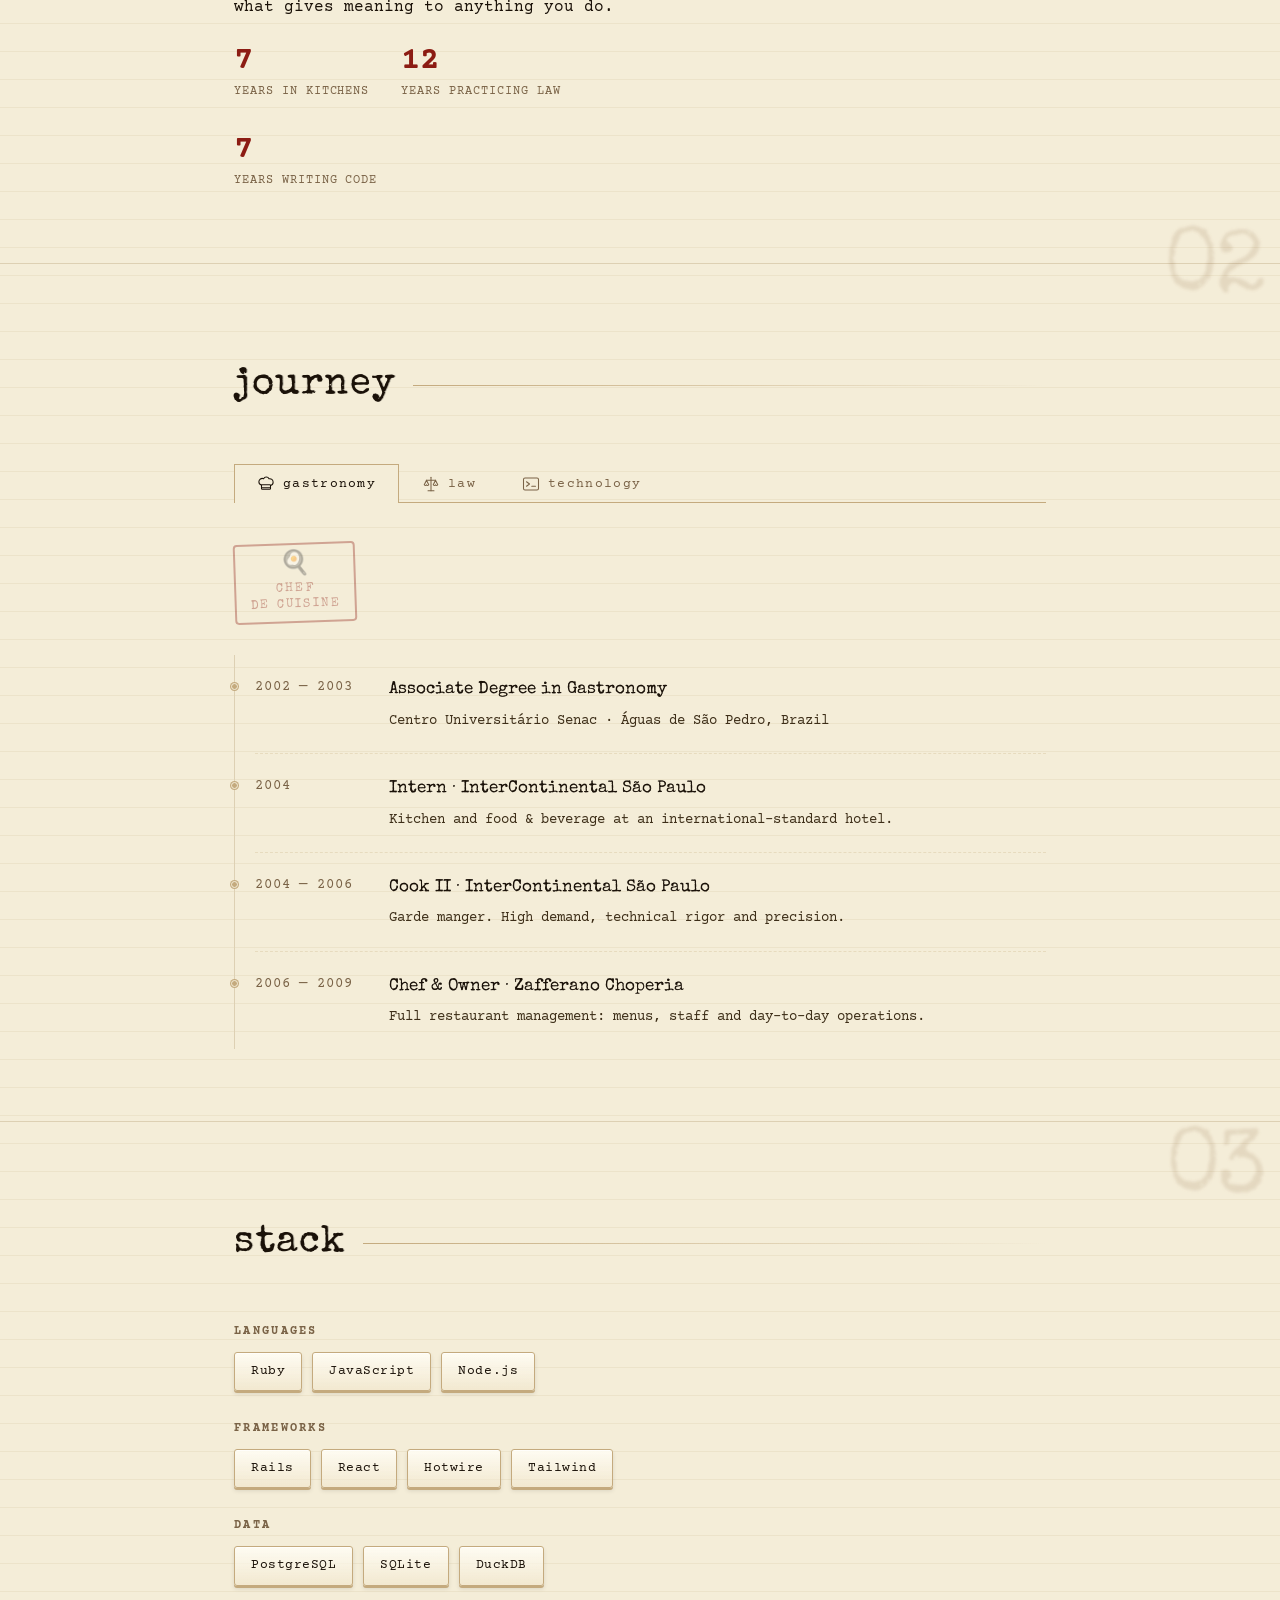
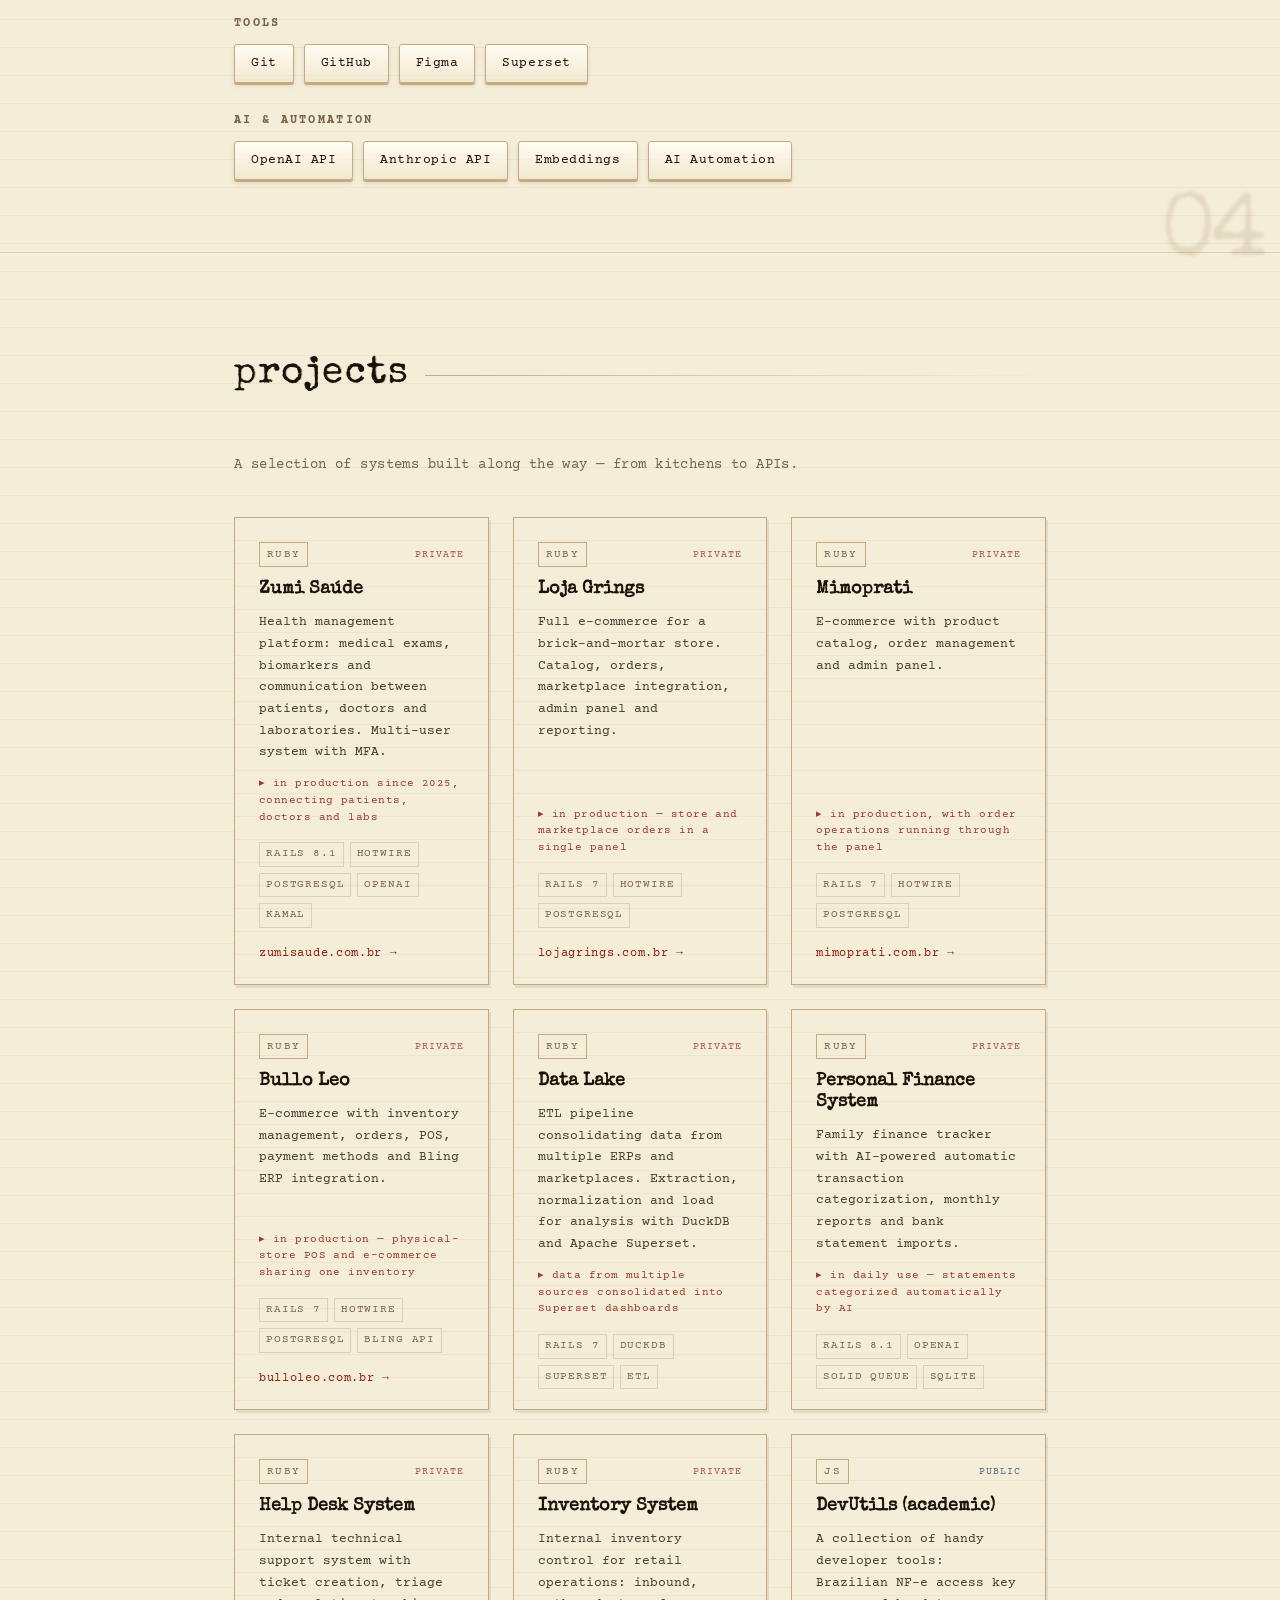
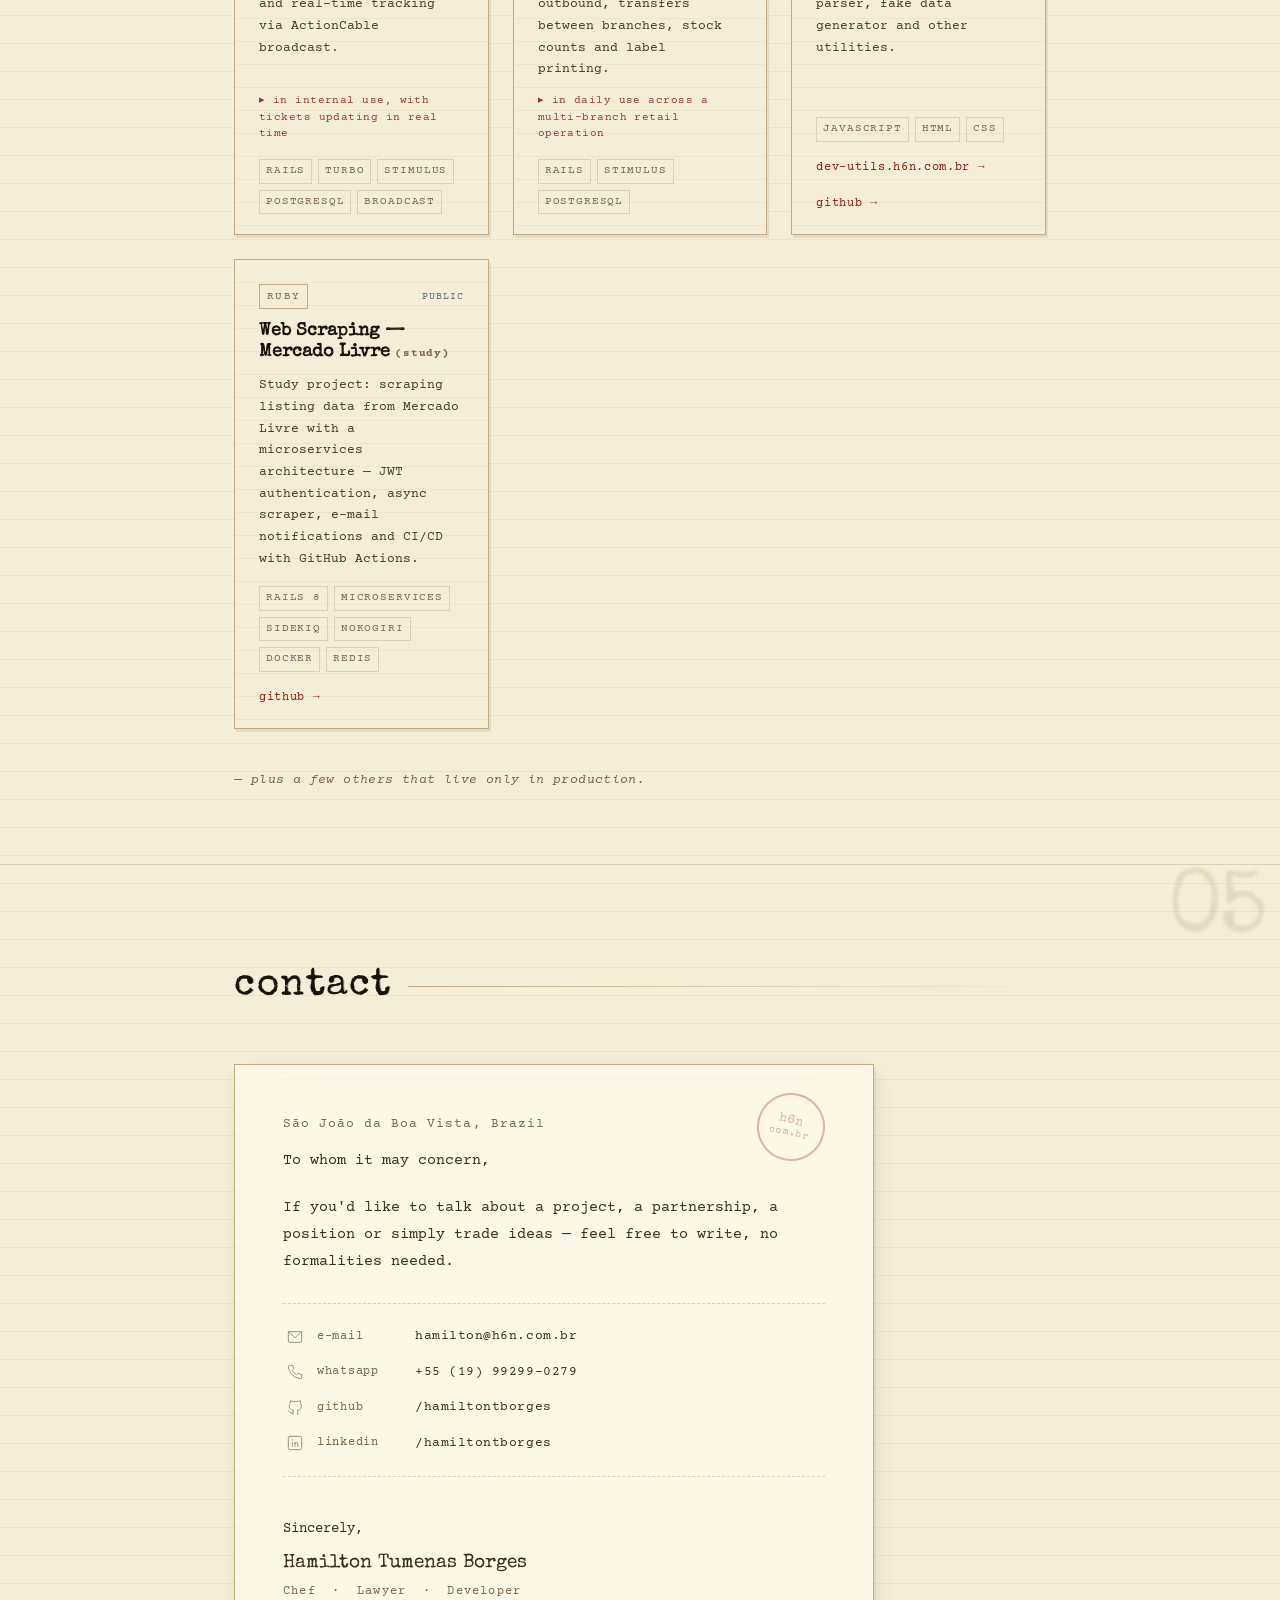
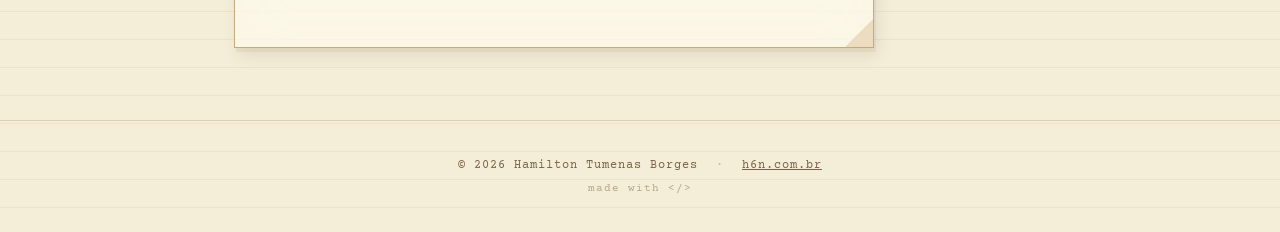
<file: en/index.html>
<!DOCTYPE html>
<html lang="en">

<head>
	<meta charset="UTF-8">
	<meta name="viewport" content="width=device-width, initial-scale=1.0">

	<!-- ── Anti-FOUC: apply saved theme before first paint ── -->
	<script>(function(){var t=localStorage.getItem('h6n_theme');if(t==='terminal')document.documentElement.setAttribute('data-theme','terminal');})();</script>

	<!-- ── Basic SEO ── -->
	<title>Hamilton T. Borges — Ruby on Rails Developer · h6n.com.br</title>
	<meta name="description"
		content="Hamilton Tumenas Borges — Ruby on Rails developer, former chef and lawyer. Web systems, ERP and marketplace integrations, applied AI. São João da Boa Vista, Brazil.">
	<meta name="keywords"
		content="Ruby on Rails, developer, software, Rails, Hamilton Tumenas Borges, Hamilton Borges, h6n, web scraping, e-commerce, Hotwire, PostgreSQL, Brazil">
	<meta name="author" content="Hamilton Tumenas Borges">
	<meta name="robots" content="index, follow">
	<meta name="theme-color" content="#f4edd8">
	<link rel="canonical" href="https://h6n.com.br/en/">
	<link rel="alternate" hreflang="pt-BR" href="https://h6n.com.br/">
	<link rel="alternate" hreflang="en" href="https://h6n.com.br/en/">
	<link rel="alternate" hreflang="x-default" href="https://h6n.com.br/">

	<!-- ── Open Graph (WhatsApp, Facebook, LinkedIn) ── -->
	<meta property="og:type" content="website">
	<meta property="og:url" content="https://h6n.com.br/en/">
	<meta property="og:title" content="Hamilton T. Borges — Ruby on Rails Developer">
	<meta property="og:description"
		content="Chef, Lawyer and Software Developer. Web systems, ERP and marketplace integrations, applied AI. São João da Boa Vista, Brazil.">
	<meta property="og:image" content="https://h6n.com.br/img/og-image.png">
	<meta property="og:image:width" content="1200">
	<meta property="og:image:height" content="630">
	<meta property="og:image:alt" content="h6n.com.br — Hamilton Tumenas Borges">
	<meta property="og:locale" content="en_US">
	<meta property="og:site_name" content="h6n.com.br">

	<!-- ── Twitter / X Card ── -->
	<meta name="twitter:card" content="summary_large_image">
	<meta name="twitter:url" content="https://h6n.com.br/en/">
	<meta name="twitter:title" content="Hamilton T. Borges — Ruby on Rails Developer">
	<meta name="twitter:description"
		content="Chef, Lawyer and Software Developer. Web systems, ERP and marketplace integrations, applied AI.">
	<meta name="twitter:image" content="https://h6n.com.br/img/og-image.png">

	<!-- ── Favicon ── -->
	<link rel="icon" type="image/svg+xml" href="../img/favicon.svg">
	<link rel="icon" type="image/png" sizes="192x192" href="../img/favicon-192.png">
	<link rel="icon" type="image/png" sizes="48x48" href="../img/favicon-48.png">
	<link rel="apple-touch-icon" href="../img/favicon-192.png">

	<!-- ── Structured Data (JSON-LD) ── -->
	<script type="application/ld+json">
	{
		"@context": "https://schema.org",
		"@type": "Person",
		"name": "Hamilton Tumenas Borges",
		"url": "https://h6n.com.br",
		"email": "hamilton@h6n.com.br",
		"jobTitle": "Software Developer",
		"description": "Ruby on Rails developer, former chef and lawyer. Web systems, ERP and marketplace integrations, applied AI.",
		"address": {
			"@type": "PostalAddress",
			"addressLocality": "São João da Boa Vista",
			"addressRegion": "SP",
			"addressCountry": "BR"
		},
		"sameAs": [
			"https://github.com/hamiltontborges",
			"https://linkedin.com/in/hamiltontborges"
		],
		"knowsAbout": ["Ruby on Rails", "Ruby", "JavaScript", "PostgreSQL", "DuckDB", "Docker", "Hotwire", "Tailwind CSS", "OpenAI API", "Anthropic API"]
	}
	</script>

	<link rel="stylesheet" href="../css/fonts.css">
	<link rel="stylesheet" href="../css/style.css">
</head>

<body>

	<!-- Preloader -->
	<div id="preloader" aria-hidden="true">
		<span class="pl-text" id="plText"></span><span class="pl-cursor">|</span>
	</div>

	<!-- Reading progress bar -->
	<div id="read-progress" aria-hidden="true"></div>

	<!-- Grain overlay -->
	<div class="grain" aria-hidden="true"></div>

	<!-- Navigation -->
	<nav class="nav" id="nav">
		<a href="#home" class="nav-logo">h6n<span class="blink">_</span></a>
		<ul class="nav-links" id="navLinks">
			<li><a href="#about">about</a></li>
			<li><a href="#journey">journey</a></li>
			<li><a href="#stack">stack</a></li>
			<li><a href="#projects">projects</a></li>
			<li><a href="#contact">contact</a></li>
		</ul>
		<a href="../" class="lang-toggle" aria-label="Versão em português" hreflang="pt-BR">pt</a>
		<button class="theme-toggle" id="themeToggle" aria-label="Toggle theme">
			<span id="themeLabel">term_</span>
		</button>
		<button class="nav-toggle" id="navToggle" aria-label="Menu">
			<span></span><span></span><span></span>
		</button>
	</nav>

	<!-- ══════════════════ HERO ══════════════════ -->
	<section id="home" class="hero">
		<div class="hero-bg-lines" aria-hidden="true">
			<div class="h-line"></div>
			<div class="h-line"></div>
			<div class="h-line"></div>
			<div class="h-line"></div>
			<div class="h-line"></div>
			<div class="h-line"></div>
			<div class="h-line"></div>
			<div class="h-line"></div>
			<div class="h-line"></div>
			<div class="h-line"></div>
			<div class="h-line"></div>
			<div class="h-line"></div>
		</div>

		<!-- Scattered fragments -->
		<div class="fragments" aria-hidden="true">
			<span class="frag f1">ruby on rails</span>
			<span class="frag f2">OAB/SP 357.236</span>
			<span class="frag f3">garde manger</span>
			<span class="frag f4">git commit -m "life"</span>
			<span class="frag f5">§ art. 5</span>
			<span class="frag f6">mis en place</span>
			<span class="frag f7">def initialize</span>
			<span class="frag f8">habeas corpus</span>
		</div>

		<div class="hero-content">
			<h1 class="sr-only">Hamilton Tumenas Borges — Ruby on Rails Developer</h1>
			<div class="hero-name-wrap">
				<span class="hero-name" id="heroName"></span><span class="hero-cursor blink">|</span>
			</div>
			<div class="hero-identity">
				<span class="identity-dash">—</span>
				<span class="identity-word" id="identityWord">Chef</span>
			</div>
			<p class="hero-location">São João da Boa Vista &middot; SP &middot; Brazil</p>
			<p class="hero-visitor" id="heroVisitor" aria-hidden="true"></p>
		</div>

		<a href="#about" class="hero-scroll-hint" aria-label="Scroll down">
			<span class="scroll-arrow">↓</span>
			<span class="scroll-text">scroll to see more</span>
		</a>
	</section>

	<!-- ══════════════════ ABOUT ══════════════════ -->
	<section id="about" class="section sobre">
		<div class="section-mark" aria-hidden="true">01</div>
		<div class="container">
			<h2 class="section-title reveal-title">
				about<span class="title-rule"></span>
			</h2>

			<div class="sobre-grid">
				<div class="sobre-text reveal-block">
					<p class="dropcap">
						I'm Hamilton Tumenas Borges — chef, lawyer and software developer.
						Not out of indecision, but genuine curiosity. Each field left marks that,
						seen from a distance, form a path that makes perfect sense.
					</p>
					<p>
						I worked in the kitchen of the InterContinental São Paulo, opened my own restaurant,
						earned a law degree and practiced as a lawyer. When technology crossed my path,
						I found the language that ties it all together: solving problems with precision and creativity.
					</p>
					<p>
						Today I build systems with <strong>Ruby on Rails</strong>, working on complex
						integrations, automation and applied AI. I still believe that <em>growing and helping
							others grow</em> is what gives meaning to anything you do.
					</p>
					<div class="career-stats reveal-block">
						<div class="cs-item">
							<span class="cs-num" id="yr-kitchen">7</span>
							<span class="cs-label">years in kitchens</span>
						</div>
						<div class="cs-item">
							<span class="cs-num" id="yr-law">11</span>
							<span class="cs-label">years practicing law</span>
						</div>
						<div class="cs-item">
							<span class="cs-num" id="yr-dev">6</span>
							<span class="cs-label">years writing code</span>
						</div>
					</div>
				</div>

				<div class="sobre-card reveal-block">
					<div class="typewriter-card">
						<div class="tc-row">
							<span class="tc-key">based in</span>
							<span class="tc-val">São João da Boa Vista — SP, Brazil</span>
						</div>
						<div class="tc-row">
							<span class="tc-key">family</span>
							<span class="tc-val">married to Mariana, Lara's dad</span>
						</div>
						<div class="tc-row">
							<span class="tc-key">enjoys</span>
							<span class="tc-val">rock, beer, NFL, games, cooking</span>
						</div>
						<div class="tc-row tc-divider"></div>
						<div class="tc-row">
							<span class="tc-key">e-mail</span>
							<span class="tc-val">
								<a href="mailto:hamilton@h6n.com.br">hamilton@h6n.com.br</a>
							</span>
						</div>
						<div class="tc-row">
							<span class="tc-key">github</span>
							<span class="tc-val">
								<a href="https://github.com/hamiltontborges" target="_blank" rel="noopener">/hamiltontborges</a>
							</span>
						</div>
						<div class="tc-row">
							<span class="tc-key">linkedin</span>
							<span class="tc-val">
								<a href="https://linkedin.com/in/hamiltontborges" target="_blank" rel="noopener">/hamiltontborges</a>
							</span>
						</div>
					</div>
				</div>
			</div>
		</div>
	</section>

	<!-- ══════════════════ JOURNEY ══════════════════ -->
	<section id="journey" class="section trajetoria">
		<div class="section-mark" aria-hidden="true">02</div>
		<div class="container">
			<h2 class="section-title reveal-title">
				journey<span class="title-rule"></span>
			</h2>

			<!-- Chapter tabs -->
			<div class="chapter-tabs reveal-block" role="tablist">
				<button class="c-tab active" data-chapter="gastro" role="tab" aria-selected="true">
					<span class="c-tab-icon">
						<!-- chef hat -->
						<svg xmlns="http://www.w3.org/2000/svg" width="18" height="18" viewBox="0 0 24 24" fill="none"
							stroke="currentColor" stroke-width="1.4" stroke-linecap="round" stroke-linejoin="round">
							<path
								d="M6 13.5C4 13 2.5 11.2 2.5 9a4.5 4.5 0 0 1 6.3-4.1A4 4 0 0 1 16 5a4.5 4.5 0 0 1 5.5 4.5c0 2.2-1.5 4-3.5 4.5" />
							<rect x="6" y="13" width="12" height="6" rx="1" />
							<line x1="6" y1="17" x2="18" y2="17" />
						</svg>
					</span>
					<span class="c-tab-label">gastronomy</span>
				</button>
				<button class="c-tab" data-chapter="direito" role="tab" aria-selected="false">
					<span class="c-tab-icon">
						<!-- scales of justice -->
						<svg xmlns="http://www.w3.org/2000/svg" width="18" height="18" viewBox="0 0 24 24" fill="none"
							stroke="currentColor" stroke-width="1.4" stroke-linecap="round" stroke-linejoin="round">
							<line x1="12" y1="3" x2="12" y2="21" />
							<line x1="8" y1="21" x2="16" y2="21" />
							<line x1="6" y1="7" x2="18" y2="7" />
							<path d="M6 7 L3 13 Q4.5 15 6 13 Q7.5 15 9 13 L6 7" />
							<path d="M18 7 L15 13 Q16.5 15 18 13 Q19.5 15 21 13 L18 7" />
						</svg>
					</span>
					<span class="c-tab-label">law</span>
				</button>
				<button class="c-tab" data-chapter="tech" role="tab" aria-selected="false">
					<span class="c-tab-icon">
						<!-- terminal prompt -->
						<svg xmlns="http://www.w3.org/2000/svg" width="18" height="18" viewBox="0 0 24 24" fill="none"
							stroke="currentColor" stroke-width="1.4" stroke-linecap="round" stroke-linejoin="round">
							<rect x="2" y="4" width="20" height="16" rx="2" />
							<polyline points="6,9 10,12 6,15" />
							<line x1="13" y1="15" x2="18" y2="15" />
						</svg>
					</span>
					<span class="c-tab-label">technology</span>
				</button>
			</div>

			<!-- Gastronomy -->
			<div class="chapter active" id="ch-gastro" role="tabpanel">
				<div class="chapter-deco">
					<div class="ch-stamp gastro-stamp">
						<span class="stamp-icon">&#x1F373;</span>
						<span>CHEF<br>DE CUISINE</span>
					</div>
				</div>
				<div class="timeline">
					<div class="tl-item reveal-item">
						<div class="tl-year">2002 — 2003</div>
						<div class="tl-body">
							<h3>Associate Degree in Gastronomy</h3>
							<p>Centro Universitário Senac · Águas de São Pedro, Brazil</p>
						</div>
					</div>
					<div class="tl-item reveal-item">
						<div class="tl-year">2004</div>
						<div class="tl-body">
							<h3>Intern · InterContinental São Paulo</h3>
							<p>Kitchen and food &amp; beverage at an international-standard hotel.</p>
						</div>
					</div>
					<div class="tl-item reveal-item">
						<div class="tl-year">2004 — 2006</div>
						<div class="tl-body">
							<h3>Cook II · InterContinental São Paulo</h3>
							<p>Garde manger. High demand, technical rigor and precision.</p>
						</div>
					</div>
					<div class="tl-item reveal-item">
						<div class="tl-year">2006 — 2009</div>
						<div class="tl-body">
							<h3>Chef &amp; Owner · Zafferano Choperia</h3>
							<p>Full restaurant management: menus, staff and day-to-day operations.</p>
						</div>
					</div>
				</div>
			</div>

			<!-- Law -->
			<div class="chapter" id="ch-direito" role="tabpanel" hidden>
				<div class="chapter-deco">
					<div class="ch-stamp direito-stamp">
						<span class="stamp-icon">&#x2696;&#xFE0E;</span>
						<span>OAB/SP<br>357.236</span>
					</div>
				</div>
				<div class="timeline">
					<div class="tl-item reveal-item">
						<div class="tl-year">2010 — 2014</div>
						<div class="tl-body">
							<h3>Bachelor of Laws (LL.B.)</h3>
							<p>UNIFEOB · São João da Boa Vista, Brazil</p>
						</div>
					</div>
					<div class="tl-item reveal-item">
						<div class="tl-year">2015 — present</div>
						<div class="tl-body">
							<h3>Independent Lawyer · Brazilian Bar, OAB/SP 357.236</h3>
							<p>
								Civil, criminal and child protection law.
								Partner counsel to the Public Defender's Office of the State of São Paulo.
							</p>
						</div>
					</div>
				</div>
				<div class="legal-quote reveal-block">
					<span class="lq-mark">"</span>
					<p>The law is the expression of the general will.</p>
					<cite>— Declaration of the Rights of Man and of the Citizen, 1789</cite>
				</div>
			</div>

			<!-- Technology -->
			<div class="chapter" id="ch-tech" role="tabpanel" hidden>
				<div class="terminal-window reveal-block">
					<div class="term-bar">
						<span class="term-dot dot-r"></span>
						<span class="term-dot dot-y"></span>
						<span class="term-dot dot-g"></span>
						<span class="term-title">htb@h6n:~$</span>
					</div>
					<div class="term-body" id="termBody">
						<!-- Filled by JS -->
					</div>
					<div class="term-input-row" id="termInputRow" style="display:none">
						<span class="t-prompt">$ </span><input type="text" id="termInputField" class="term-input-field"
							spellcheck="false" autocomplete="off" autocorrect="off" placeholder="try a command...">
					</div>
				</div>
				<div class="timeline">
					<div class="tl-item reveal-item">
						<div class="tl-year">2020 — 2022</div>
						<div class="tl-body">
							<h3>Systems Analysis and Development</h3>
							<p>UNIFEOB · São João da Boa Vista, Brazil</p>
						</div>
					</div>
					<div class="tl-item reveal-item">
						<div class="tl-year">2021 — 2022</div>
						<div class="tl-body">
							<h3>Academic Project Mentor · UNIFEOB</h3>
							<p>Systems Analysis and Computer Science programs.</p>
						</div>
					</div>
					<div class="tl-item reveal-item">
						<div class="tl-year">2022</div>
						<div class="tl-body">
							<h3>Postgraduate Degree · Full Stack Web Development</h3>
							<p>Anhanguera Educacional</p>
						</div>
					</div>
					<div class="tl-item reveal-item">
						<div class="tl-year">2022 — 2025</div>
						<div class="tl-body">
							<h3>Ruby on Rails Developer · Todas Essas Coisas Tecnologia</h3>
							<p>
								Internal systems, ERP and marketplace integrations,
								ETL, data analysis and e-commerce.
							</p>
						</div>
					</div>
					<div class="tl-item reveal-item">
						<div class="tl-year">2025 — present</div>
						<div class="tl-body">
							<h3>Ruby on Rails Developer · Health Tracker Soluções</h3>
							<p>
								Health management platform built with Rails 8, AI integrations
								(OpenAI), Hotwire/Turbo and a multi-user system with
								multi-factor authentication.
							</p>
						</div>
					</div>
				</div>
			</div>
		</div>
	</section>

	<!-- ══════════════════ STACK ══════════════════ -->
	<section id="stack" class="section stack-section">
		<div class="section-mark" aria-hidden="true">03</div>
		<div class="container">
			<h2 class="section-title reveal-title">
				stack<span class="title-rule"></span>
			</h2>

			<div class="keys-board reveal-block">
				<div class="key-group">
					<h3 class="key-group-title">languages</h3>
					<div class="keys-row">
						<div class="key" style="--d:0ms" data-tip="since 2019">Ruby</div>
						<div class="key" style="--d:60ms" data-tip="since 2019">JavaScript</div>
						<div class="key" style="--d:120ms" data-tip="since 2021">Node.js</div>
					</div>
				</div>
				<div class="key-group">
					<h3 class="key-group-title">frameworks</h3>
					<div class="keys-row">
						<div class="key" style="--d:0ms" data-tip="since 2019">Rails</div>
						<div class="key" style="--d:60ms" data-tip="since 2022">React</div>
						<div class="key" style="--d:120ms" data-tip="since 2022">Hotwire</div>
						<div class="key" style="--d:180ms" data-tip="since 2022">Tailwind</div>
					</div>
				</div>
				<div class="key-group">
					<h3 class="key-group-title">data</h3>
					<div class="keys-row">
						<div class="key" style="--d:0ms" data-tip="since 2019">PostgreSQL</div>
						<div class="key" style="--d:60ms" data-tip="since 2021">SQLite</div>
						<div class="key" style="--d:120ms" data-tip="since 2023">DuckDB</div>
					</div>
				</div>
				<div class="key-group">
					<h3 class="key-group-title">tools</h3>
					<div class="keys-row">
						<div class="key" style="--d:0ms" data-tip="since 2019">Git</div>
						<div class="key" style="--d:60ms" data-tip="since 2019">GitHub</div>
						<div class="key" style="--d:120ms" data-tip="since 2022">Figma</div>
						<div class="key" style="--d:180ms" data-tip="since 2023">Superset</div>
					</div>
				</div>
				<div class="key-group">
					<h3 class="key-group-title">AI &amp; automation</h3>
					<div class="keys-row">
						<div class="key key-ai" style="--d:0ms" data-tip="since 2023">OpenAI API</div>
						<div class="key key-ai" style="--d:60ms" data-tip="since 2024">Anthropic API</div>
						<div class="key key-ai" style="--d:120ms" data-tip="since 2024">Embeddings</div>
						<div class="key key-ai" style="--d:180ms" data-tip="categorization, analysis, RAG">AI Automation</div>
					</div>
				</div>
			</div>
		</div>
	</section>

	<!-- ══════════════════ PROJECTS ══════════════════ -->
	<section id="projects" class="section projetos-section">
		<div class="section-mark" aria-hidden="true">04</div>
		<div class="container">
			<h2 class="section-title reveal-title">
				projects<span class="title-rule"></span>
			</h2>

			<p class="proj-intro reveal-block">A selection of systems built along the way — from kitchens to
				APIs.</p>

			<div class="proj-grid">

				<article class="proj-card reveal-item">
					<div class="pc-header">
						<span class="pc-lang">Ruby</span>
						<span class="pc-badge">private</span>
					</div>
					<h3 class="pc-name">Zumi Saúde</h3>
					<p class="pc-desc">Health management platform: medical exams, biomarkers and communication between patients,
						doctors and laboratories. Multi-user system with MFA.</p>
					<p class="pc-result">▸ in production since 2025, connecting patients, doctors and labs</p>
					<div class="pc-tags">
						<span class="pc-tag">Rails 8.1</span>
						<span class="pc-tag">Hotwire</span>
						<span class="pc-tag">PostgreSQL</span>
						<span class="pc-tag">OpenAI</span>
						<span class="pc-tag">Kamal</span>
					</div>
					<a href="https://zumisaude.com.br" target="_blank" rel="noopener" class="pc-link">zumisaude.com.br →</a>
				</article>

				<article class="proj-card reveal-item">
					<div class="pc-header">
						<span class="pc-lang">Ruby</span>
						<span class="pc-badge">private</span>
					</div>
					<h3 class="pc-name">Loja Grings</h3>
					<p class="pc-desc">Full e-commerce for a brick-and-mortar store. Catalog, orders, marketplace integration,
						admin panel and reporting.</p>
					<p class="pc-result">▸ in production — store and marketplace orders in a single panel</p>
					<div class="pc-tags">
						<span class="pc-tag">Rails 7</span>
						<span class="pc-tag">Hotwire</span>
						<span class="pc-tag">PostgreSQL</span>
					</div>
					<a href="https://lojagrings.com.br" target="_blank" rel="noopener" class="pc-link">lojagrings.com.br →</a>
				</article>

				<article class="proj-card reveal-item">
					<div class="pc-header">
						<span class="pc-lang">Ruby</span>
						<span class="pc-badge">private</span>
					</div>
					<h3 class="pc-name">Mimoprati</h3>
					<p class="pc-desc">E-commerce with product catalog, order
						management and admin panel.</p>
					<p class="pc-result">▸ in production, with order operations running through the panel</p>
					<div class="pc-tags">
						<span class="pc-tag">Rails 7</span>
						<span class="pc-tag">Hotwire</span>
						<span class="pc-tag">PostgreSQL</span>
					</div>
					<a href="https://mimoprati.com.br" target="_blank" rel="noopener" class="pc-link">mimoprati.com.br →</a>
				</article>

				<article class="proj-card reveal-item">
					<div class="pc-header">
						<span class="pc-lang">Ruby</span>
						<span class="pc-badge">private</span>
					</div>
					<h3 class="pc-name">Bullo Leo</h3>
					<p class="pc-desc">E-commerce with inventory management, orders, POS, payment
						methods and Bling ERP integration.</p>
					<p class="pc-result">▸ in production — physical-store POS and e-commerce sharing one inventory</p>
					<div class="pc-tags">
						<span class="pc-tag">Rails 7</span>
						<span class="pc-tag">Hotwire</span>
						<span class="pc-tag">PostgreSQL</span>
						<span class="pc-tag">Bling API</span>
					</div>
					<a href="https://bulloleo.com.br" target="_blank" rel="noopener" class="pc-link">bulloleo.com.br →</a>
				</article>

				<article class="proj-card reveal-item">
					<div class="pc-header">
						<span class="pc-lang">Ruby</span>
						<span class="pc-badge">private</span>
					</div>
					<h3 class="pc-name">Data Lake</h3>
					<p class="pc-desc">ETL pipeline consolidating data from multiple ERPs and marketplaces. Extraction,
						normalization and load for analysis with DuckDB and Apache Superset.</p>
					<p class="pc-result">▸ data from multiple sources consolidated into Superset dashboards</p>
					<div class="pc-tags">
						<span class="pc-tag">Rails 7</span>
						<span class="pc-tag">DuckDB</span>
						<span class="pc-tag">Superset</span>
						<span class="pc-tag">ETL</span>
					</div>
				</article>

				<article class="proj-card reveal-item">
					<div class="pc-header">
						<span class="pc-lang">Ruby</span>
						<span class="pc-badge">private</span>
					</div>
					<h3 class="pc-name">Personal Finance System</h3>
					<p class="pc-desc">Family finance tracker with AI-powered automatic transaction categorization, monthly
						reports and bank statement imports.</p>
					<p class="pc-result">▸ in daily use — statements categorized automatically by AI</p>
					<div class="pc-tags">
						<span class="pc-tag">Rails 8.1</span>
						<span class="pc-tag">OpenAI</span>
						<span class="pc-tag">Solid Queue</span>
						<span class="pc-tag">SQLite</span>
					</div>
				</article>

				<article class="proj-card reveal-item">
					<div class="pc-header">
						<span class="pc-lang">Ruby</span>
						<span class="pc-badge">private</span>
					</div>
					<h3 class="pc-name">Help Desk System</h3>
					<p class="pc-desc">Internal technical support system with ticket creation, triage and real-time tracking via
						ActionCable broadcast.</p>
					<p class="pc-result">▸ in internal use, with tickets updating in real time</p>
					<div class="pc-tags">
						<span class="pc-tag">Rails</span>
						<span class="pc-tag">Turbo</span>
						<span class="pc-tag">Stimulus</span>
						<span class="pc-tag">PostgreSQL</span>
						<span class="pc-tag">Broadcast</span>
					</div>
				</article>

				<article class="proj-card reveal-item">
					<div class="pc-header">
						<span class="pc-lang">Ruby</span>
						<span class="pc-badge">private</span>
					</div>
					<h3 class="pc-name">Inventory System</h3>
					<p class="pc-desc">Internal inventory control for retail operations: inbound, outbound, transfers between
						branches, stock counts and label printing.</p>
					<p class="pc-result">▸ in daily use across a multi-branch retail operation</p>
					<div class="pc-tags">
						<span class="pc-tag">Rails</span>
						<span class="pc-tag">Stimulus</span>
						<span class="pc-tag">PostgreSQL</span>
					</div>
				</article>

				<article class="proj-card reveal-item">
					<div class="pc-header">
						<span class="pc-lang">JS</span>
						<span class="pc-badge pc-badge-pub">public</span>
					</div>
					<h3 class="pc-name">DevUtils (academic)</h3>
					<p class="pc-desc">A collection of handy developer tools: Brazilian NF-e access key parser, fake data
						generator and other utilities.</p>
					<div class="pc-tags">
						<span class="pc-tag">JavaScript</span>
						<span class="pc-tag">HTML</span>
						<span class="pc-tag">CSS</span>
					</div>
					<a href="https://dev-utils.h6n.com.br" target="_blank" rel="noopener" class="pc-link">dev-utils.h6n.com.br
						→</a>
					<a href="https://github.com/hamiltontborges/dev-utils" target="_blank" rel="noopener" class="pc-link">github
						→</a>
				</article>

				<article class="proj-card reveal-item">
					<div class="pc-header">
						<span class="pc-lang">Ruby</span>
						<span class="pc-badge pc-badge-pub">public</span>
					</div>
					<h3 class="pc-name">Web Scraping — Mercado Livre <span class="pc-study">(study)</span></h3>
					<p class="pc-desc">Study project: scraping listing data from Mercado Livre with a microservices
						architecture — JWT authentication, async scraper, e-mail notifications and CI/CD with GitHub
						Actions.</p>
					<div class="pc-tags">
						<span class="pc-tag">Rails 8</span>
						<span class="pc-tag">Microservices</span>
						<span class="pc-tag">Sidekiq</span>
						<span class="pc-tag">Nokogiri</span>
						<span class="pc-tag">Docker</span>
						<span class="pc-tag">Redis</span>
					</div>
					<a href="https://github.com/hamiltontborges/web-scraping" target="_blank" rel="noopener"
						class="pc-link">github →</a>
				</article>

			</div>

			<p class="proj-footnote reveal-block">— plus a few others that live only in production.</p>

		</div>
	</section>
	<section id="contact" class="section contato-section">
		<div class="section-mark" aria-hidden="true">05</div>
		<div class="container">
			<h2 class="section-title reveal-title">
				contact<span class="title-rule"></span>
			</h2>

			<div class="letter-wrap reveal-block">
				<div class="letter">
					<!-- Postmark decoration -->
					<div class="postmark" aria-hidden="true">
						<div class="pm-circle">
							<span>h6n</span>
							<span class="pm-sub">com.br</span>
						</div>
					</div>

					<div class="letter-header">
						<p class="letter-city">São João da Boa Vista, Brazil</p>
						<p class="letter-to">To whom it may concern,</p>
					</div>

					<div class="letter-body">
						<p>
							If you'd like to talk about a project, a partnership, a position
							or simply trade ideas — feel free to write, no formalities needed.
						</p>
					</div>

					<div class="letter-contacts">
						<a href="mailto:hamilton@h6n.com.br" class="lc-item">
							<span class="lc-icon">
								<svg xmlns="http://www.w3.org/2000/svg" width="16" height="16" viewBox="0 0 24 24" fill="none"
									stroke="currentColor" stroke-width="1.4" stroke-linecap="round" stroke-linejoin="round">
									<rect x="2" y="4" width="20" height="16" rx="2" />
									<polyline points="2,4 12,13 22,4" />
								</svg>
							</span>
							<span class="lc-label">e-mail</span>
							<span class="lc-value">hamilton@h6n.com.br</span>
						</a>
						<a href="https://wa.me/5519992990279" target="_blank" rel="noopener" class="lc-item">
							<span class="lc-icon">
								<svg xmlns="http://www.w3.org/2000/svg" width="16" height="16" viewBox="0 0 24 24" fill="none"
									stroke="currentColor" stroke-width="1.4" stroke-linecap="round" stroke-linejoin="round">
									<path
										d="M22 16.92v3a2 2 0 0 1-2.18 2 19.79 19.79 0 0 1-8.63-3.07 19.5 19.5 0 0 1-6-6A19.79 19.79 0 0 1 2.12 4.18 2 2 0 0 1 4.11 2h3a2 2 0 0 1 2 1.72c.127.96.361 1.903.7 2.81a2 2 0 0 1-.45 2.11L8.09 9.91a16 16 0 0 0 6 6l1.27-1.27a2 2 0 0 1 2.11-.45c.907.339 1.85.573 2.81.7A2 2 0 0 1 22 16.92z" />
								</svg>
							</span>
							<span class="lc-label">whatsapp</span>
							<span class="lc-value">+55 (19) 99299-0279</span>
						</a>
						<a href="https://github.com/hamiltontborges" target="_blank" rel="noopener" class="lc-item">
							<span class="lc-icon">
								<svg xmlns="http://www.w3.org/2000/svg" width="16" height="16" viewBox="0 0 24 24" fill="none"
									stroke="currentColor" stroke-width="1.4" stroke-linecap="round" stroke-linejoin="round">
									<path
										d="M9 19c-5 1.5-5-2.5-7-3m14 6v-3.87a3.37 3.37 0 0 0-.94-2.61c3.14-.35 6.44-1.54 6.44-7A5.44 5.44 0 0 0 20 4.77 5.07 5.07 0 0 0 19.91 1S18.73.65 16 2.48a13.38 13.38 0 0 0-7 0C6.27.65 5.09 1 5.09 1A5.07 5.07 0 0 0 5 4.77a5.44 5.44 0 0 0-1.5 3.78c0 5.42 3.3 6.61 6.44 7A3.37 3.37 0 0 0 9 18.13V22" />
								</svg>
							</span>
							<span class="lc-label">github</span>
							<span class="lc-value">/hamiltontborges</span>
						</a>
						<a href="https://linkedin.com/in/hamiltontborges" target="_blank" rel="noopener" class="lc-item">
							<span class="lc-icon">
								<svg xmlns="http://www.w3.org/2000/svg" width="16" height="16" viewBox="0 0 24 24" fill="none"
									stroke="currentColor" stroke-width="1.4" stroke-linecap="round" stroke-linejoin="round">
									<rect x="2" y="2" width="20" height="20" rx="3" />
									<line x1="8" y1="11" x2="8" y2="17" />
									<line x1="8" y1="7" x2="8" y2="8" />
									<path d="M12 17v-6m4 6v-4a2 2 0 0 0-4 0" />
								</svg>
							</span>
							<span class="lc-label">linkedin</span>
							<span class="lc-value">/hamiltontborges</span>
						</a>
					</div>

					<div class="letter-signature">
						<p>Sincerely,</p>
						<p class="sig-name">Hamilton Tumenas Borges</p>
						<p class="sig-roles">Chef &nbsp;·&nbsp; Lawyer &nbsp;·&nbsp; Developer</p>
					</div>
					<div class="disponivel-stamp" id="contatoStamp" aria-hidden="true">AVAILABLE</div>
				</div>
			</div>
		</div>
	</section>

	<!-- Back to top -->
	<button id="back-to-top" aria-label="Back to top" title="Back to top">
		<svg xmlns="http://www.w3.org/2000/svg" width="16" height="16" viewBox="0 0 24 24" fill="none" stroke="currentColor"
			stroke-width="1.8" stroke-linecap="round" stroke-linejoin="round">
			<polyline points="18 15 12 9 6 15" />
		</svg>
	</button>

	<!-- Footer -->
	<footer class="footer">
		<p>
			<span class="footer-copy">© 2026</span>
			Hamilton Tumenas Borges
			<span class="footer-sep">·</span>
			<a href="https://h6n.com.br">h6n.com.br</a>
		</p>
		<p class="footer-sub">made with &lt;/&gt;</p>
	</footer>

	<script src="../js/main.js"></script>
</body>

</html>
</file>
<file: css/fonts.css>
/* ─────────────────────────────────────────
   SELF-HOSTED FONTS
   Eliminates dependency on Google Fonts CDN
───────────────────────────────────────── */

/* Special Elite — latin-ext */
@font-face {
	font-family: 'Special Elite';
	font-style: normal;
	font-weight: 400;
	font-display: swap;
	src: url('../fonts/XLYgIZbkc4JPUL5CVArUVL0ntn4OSEFt.woff2') format('woff2');
	unicode-range: U+0100-02BA, U+02BD-02C5, U+02C7-02CC, U+02CE-02D7, U+02DD-02FF, U+0304, U+0308, U+0329, U+1D00-1DBF, U+1E00-1E9F, U+1EF2-1EFF, U+2020, U+20A0-20AB, U+20AD-20C0, U+2113, U+2C60-2C7F, U+A720-A7FF;
}

/* Special Elite — latin */
@font-face {
	font-family: 'Special Elite';
	font-style: normal;
	font-weight: 400;
	font-display: swap;
	src: url('../fonts/XLYgIZbkc4JPUL5CVArUVL0ntnAOSA.woff2') format('woff2');
	unicode-range: U+0000-00FF, U+0131, U+0152-0153, U+02BB-02BC, U+02C6, U+02DA, U+02DC, U+0304, U+0308, U+0329, U+2000-206F, U+20AC, U+2122, U+2191, U+2193, U+2212, U+2215, U+FEFF, U+FFFD;
}

/* Courier Prime — regular latin-ext */
@font-face {
	font-family: 'Courier Prime';
	font-style: normal;
	font-weight: 400;
	font-display: swap;
	src: url('../fonts/u-450q2lgwslOqpF_6gQ8kELaw9pWt_-.woff2') format('woff2');
	unicode-range: U+0100-02BA, U+02BD-02C5, U+02C7-02CC, U+02CE-02D7, U+02DD-02FF, U+0304, U+0308, U+0329, U+1D00-1DBF, U+1E00-1E9F, U+1EF2-1EFF, U+2020, U+20A0-20AB, U+20AD-20C0, U+2113, U+2C60-2C7F, U+A720-A7FF;
}

/* Courier Prime — regular latin */
@font-face {
	font-family: 'Courier Prime';
	font-style: normal;
	font-weight: 400;
	font-display: swap;
	src: url('../fonts/u-450q2lgwslOqpF_6gQ8kELawFpWg.woff2') format('woff2');
	unicode-range: U+0000-00FF, U+0131, U+0152-0153, U+02BB-02BC, U+02C6, U+02DA, U+02DC, U+0304, U+0308, U+0329, U+2000-206F, U+20AC, U+2122, U+2191, U+2193, U+2212, U+2215, U+FEFF, U+FFFD;
}

/* Courier Prime — bold latin-ext */
@font-face {
	font-family: 'Courier Prime';
	font-style: normal;
	font-weight: 700;
	font-display: swap;
	src: url('../fonts/u-4k0q2lgwslOqpF_6gQ8kELY7pMT-7fq8Ho.woff2') format('woff2');
	unicode-range: U+0100-02BA, U+02BD-02C5, U+02C7-02CC, U+02CE-02D7, U+02DD-02FF, U+0304, U+0308, U+0329, U+1D00-1DBF, U+1E00-1E9F, U+1EF2-1EFF, U+2020, U+20A0-20AB, U+20AD-20C0, U+2113, U+2C60-2C7F, U+A720-A7FF;
}

/* Courier Prime — bold latin */
@font-face {
	font-family: 'Courier Prime';
	font-style: normal;
	font-weight: 700;
	font-display: swap;
	src: url('../fonts/u-4k0q2lgwslOqpF_6gQ8kELY7pMT-Dfqw.woff2') format('woff2');
	unicode-range: U+0000-00FF, U+0131, U+0152-0153, U+02BB-02BC, U+02C6, U+02DA, U+02DC, U+0304, U+0308, U+0329, U+2000-206F, U+20AC, U+2122, U+2191, U+2193, U+2212, U+2215, U+FEFF, U+FFFD;
}

/* Courier Prime — italic latin-ext */
@font-face {
	font-family: 'Courier Prime';
	font-style: italic;
	font-weight: 400;
	font-display: swap;
	src: url('../fonts/u-4n0q2lgwslOqpF_6gQ8kELawRZVsf6lvg.woff2') format('woff2');
	unicode-range: U+0100-02BA, U+02BD-02C5, U+02C7-02CC, U+02CE-02D7, U+02DD-02FF, U+0304, U+0308, U+0329, U+1D00-1DBF, U+1E00-1E9F, U+1EF2-1EFF, U+2020, U+20A0-20AB, U+20AD-20C0, U+2113, U+2C60-2C7F, U+A720-A7FF;
}

/* Courier Prime — italic latin */
@font-face {
	font-family: 'Courier Prime';
	font-style: italic;
	font-weight: 400;
	font-display: swap;
	src: url('../fonts/u-4n0q2lgwslOqpF_6gQ8kELawRZWMf6.woff2') format('woff2');
	unicode-range: U+0000-00FF, U+0131, U+0152-0153, U+02BB-02BC, U+02C6, U+02DA, U+02DC, U+0304, U+0308, U+0329, U+2000-206F, U+20AC, U+2122, U+2191, U+2193, U+2212, U+2215, U+FEFF, U+FFFD;
}
</file>
<file: css/style.css>
/* ─────────────────────────────────────────
   ACCESSIBILITY
───────────────────────────────────────── */
.sr-only {
	position: absolute;
	width: 1px;
	height: 1px;
	padding: 0;
	margin: -1px;
	overflow: hidden;
	clip: rect(0, 0, 0, 0);
	white-space: nowrap;
	border: 0;
}

/* ─────────────────────────────────────────
   RESET & CUSTOM PROPERTIES
───────────────────────────────────────── */
*,
*::before,
*::after {
	margin: 0;
	padding: 0;
	box-sizing: border-box;
}

:root {
	--paper: #f4edd8;
	--paper-mid: #ecddc0;
	--paper-dark: #d9c89f;
	--ink: #1a1108;
	--ink-mid: #3d2e18;
	--ink-faded: #7a6347;
	--red-ribbon: #8c1c13;
	--blue-ribbon: #163560;
	--border: #c4aa7e;
	--border-light: #ddd0b3;
	--shadow: rgba(60, 40, 10, 0.15);

	--font-type: 'Special Elite', cursive;
	--font-mono: 'Courier Prime', 'Courier New', monospace;

	--nav-h: 56px;
	--max-w: 860px;
}

html {
	scroll-behavior: smooth;
	font-size: 16px;
}

body {
	background-color: var(--paper);
	color: var(--ink);
	font-family: var(--font-mono);
	line-height: 1.75;
	overflow-x: hidden;
	/* Very subtle horizontal rule lines like paper */
	background-image:
		repeating-linear-gradient(transparent,
			transparent 27px,
			rgba(180, 155, 100, 0.12) 27px,
			rgba(180, 155, 100, 0.12) 28px);
	background-size: 100% 28px;
}

/* ─────────────────────────────────────────
   GRAIN OVERLAY — paper texture via SVG filter
───────────────────────────────────────── */
.grain {
	position: fixed;
	inset: -50%;
	width: 200%;
	height: 200%;
	pointer-events: none;
	z-index: 9998;
	opacity: .045;
	background-image: url("data:image/svg+xml,%3Csvg xmlns='http://www.w3.org/2000/svg' width='400' height='400'%3E%3Cfilter id='g'%3E%3CfeTurbulence type='fractalNoise' baseFrequency='0.72' numOctaves='4' stitchTiles='stitch'/%3E%3CfeColorMatrix type='saturate' values='0'/%3E%3C/filter%3E%3Crect width='400' height='400' filter='url(%23g)'/%3E%3C/svg%3E");
	background-size: 200px 200px;
	animation: grainShift 6s steps(5) infinite;
}

@keyframes grainShift {
	0% {
		transform: translate(0, 0);
	}

	20% {
		transform: translate(-3%, -4%);
	}

	40% {
		transform: translate(-6%, 2%);
	}

	60% {
		transform: translate(3%, -5%);
	}

	80% {
		transform: translate(5%, 3%);
	}

	100% {
		transform: translate(0, 0);
	}
}

/* Paper aging corners */
body::before {
	content: '';
	position: fixed;
	inset: 0;
	pointer-events: none;
	z-index: 0;
	background:
		radial-gradient(ellipse at 0% 0%, rgba(100, 70, 20, .10) 0%, transparent 45%),
		radial-gradient(ellipse at 100% 0%, rgba(80, 50, 10, .07) 0%, transparent 40%),
		radial-gradient(ellipse at 100% 100%, rgba(120, 85, 30, .09) 0%, transparent 50%),
		radial-gradient(ellipse at 0% 100%, rgba(90, 60, 15, .08) 0%, transparent 45%);
}

/* ─────────────────────────────────────────
   UTILITY
───────────────────────────────────────── */
.container {
	max-width: var(--max-w);
	margin: 0 auto;
	padding: 0 24px;
}

a {
	color: inherit;
	text-decoration: none;
}

a:hover {
	text-decoration: underline;
}

strong {
	font-weight: 700;
}

em {
	font-style: italic;
}

/* Ink imperfection on headings */
.ink-text {
	text-shadow:
		.4px .3px 0 rgba(0, 0, 0, .25),
		-.3px -.2px 0 rgba(0, 0, 0, .10),
		.8px -.4px 0 rgba(0, 0, 0, .05);
}

/* ─────────────────────────────────────────
   BLINKING CURSOR
───────────────────────────────────────── */
.blink {
	animation: blink 1.05s step-end infinite;
}

@keyframes blink {

	0%,
	100% {
		opacity: 1;
	}

	50% {
		opacity: 0;
	}
}

/* ─────────────────────────────────────────
   NAVIGATION
───────────────────────────────────────── */
.nav {
	position: fixed;
	top: 0;
	left: 0;
	right: 0;
	height: var(--nav-h);
	display: flex;
	align-items: center;
	justify-content: space-between;
	padding: 0 28px;
	z-index: 1000;
	background: rgba(244, 237, 216, .88);
	backdrop-filter: blur(6px);
	border-bottom: 1px solid var(--border-light);
	transition: background .3s;
}

.nav.scrolled {
	background: rgba(244, 237, 216, .97);
	box-shadow: 0 1px 8px var(--shadow);
}

.nav-logo {
	font-family: var(--font-type);
	font-size: 1.35rem;
	letter-spacing: .05em;
	color: var(--ink);
	text-decoration: none;
	text-shadow: .5px .4px 0 rgba(0, 0, 0, .2), -.3px -.2px 0 rgba(0, 0, 0, .08);
}

.nav-logo:hover {
	text-decoration: none;
	opacity: .8;
}

.nav-links {
	display: flex;
	gap: 28px;
	list-style: none;
}

.nav-links a {
	font-family: var(--font-mono);
	font-size: .82rem;
	letter-spacing: .12em;
	text-transform: lowercase;
	color: var(--ink-mid);
	position: relative;
	padding-bottom: 2px;
	transition: color .2s;
}

.nav-links a::after {
	content: '';
	position: absolute;
	bottom: 0;
	left: 0;
	width: 0;
	height: 1px;
	background: var(--ink);
	transition: width .25s;
}

.nav-links a:hover {
	color: var(--ink);
	text-decoration: none;
}

.nav-links a:hover::after,
.nav-links a.active::after {
	width: 100%;
}

.nav-links a.active {
	color: var(--ink);
}

.nav-toggle {
	display: none;
	flex-direction: column;
	gap: 5px;
	background: none;
	border: none;
	cursor: pointer;
	padding: 4px;
}

.nav-toggle span {
	display: block;
	width: 22px;
	height: 1.5px;
	background: var(--ink-mid);
	transition: all .3s;
}

@media (max-width: 640px) {
	.nav-toggle {
		display: flex;
	}

	.nav-links {
		position: fixed;
		top: var(--nav-h);
		left: 0;
		right: 0;
		flex-direction: column;
		gap: 0;
		background: var(--paper);
		border-bottom: 1px solid var(--border);
		padding: 12px 0;
		transform: translateY(-100%);
		opacity: 0;
		pointer-events: none;
		transition: transform .3s, opacity .3s;
	}

	.nav-links.open {
		transform: translateY(0);
		opacity: 1;
		pointer-events: auto;
	}

	.nav-links li {
		padding: 10px 28px;
	}

	.nav-links a {
		font-size: .9rem;
	}
}

/* ─────────────────────────────────────────
   SECTION COMMON
───────────────────────────────────────── */
.section {
	position: relative;
	padding: 88px 0 72px;
	border-top: 1px solid var(--border-light);
}

.section-mark {
	position: absolute;
	top: 10px;
	right: 18px;
	font-family: var(--font-type);
	font-size: clamp(3.5rem, 7vw, 6rem);
	line-height: 1;
	color: rgba(139, 90, 43, 0.14);
	filter: blur(1.4px) contrast(0.8);
	mix-blend-mode: multiply;
	letter-spacing: -.05em;
	pointer-events: none;
	user-select: none;
	-webkit-user-select: none;
}

.section-title {
	font-family: var(--font-type);
	font-size: clamp(1.7rem, 4vw, 2.4rem);
	font-weight: normal;
	letter-spacing: .04em;
	margin-bottom: 44px;
	display: flex;
	align-items: center;
	gap: 16px;
	/* Ink imperfection */
	text-shadow:
		.5px .4px 0 rgba(0, 0, 0, .22),
		-.4px -.3px 0 rgba(0, 0, 0, .09),
		1px -.5px 0 rgba(0, 0, 0, .04);
}

.title-rule {
	flex: 1;
	display: block;
	height: 1px;
	background: linear-gradient(to right, var(--border), transparent);
}

/* ─────────────────────────────────────────
   SCROLL REVEAL
───────────────────────────────────────── */
.reveal-title,
.reveal-block,
.reveal-item {
	opacity: 0;
	transform: translateY(20px);
	transition: opacity .6s ease, transform .6s ease;
}

.reveal-title.visible,
.reveal-block.visible,
.reveal-item.visible {
	opacity: 1;
	transform: none;
}

.reveal-item:nth-child(2) {
	transition-delay: .1s;
}

.reveal-item:nth-child(3) {
	transition-delay: .2s;
}

.reveal-item:nth-child(4) {
	transition-delay: .3s;
}

.reveal-item:nth-child(5) {
	transition-delay: .4s;
}

/* ─────────────────────────────────────────
   HERO
───────────────────────────────────────── */
.hero {
	min-height: 100vh;
	display: flex;
	flex-direction: column;
	align-items: center;
	justify-content: center;
	position: relative;
	overflow: hidden;
	padding-top: var(--nav-h);
	text-align: center;
}

/* Horizontal ruled lines */
.hero-bg-lines {
	position: absolute;
	inset: 0;
	display: flex;
	flex-direction: column;
	justify-content: space-evenly;
	pointer-events: none;
}

.h-line {
	width: 100%;
	height: 1px;
	background: linear-gradient(to right, transparent, rgba(180, 150, 90, .14) 20%, rgba(180, 150, 90, .14) 80%, transparent);
}

/* Scattered type fragments */
.fragments {
	position: absolute;
	inset: 0;
	pointer-events: none;
	overflow: hidden;
}

.frag {
	position: absolute;
	font-family: var(--font-mono);
	font-size: .72rem;
	color: var(--ink-faded);
	opacity: .22;
	letter-spacing: .08em;
	white-space: nowrap;
	animation: floatFrag 18s ease-in-out infinite;
}

.f1 {
	top: 12%;
	left: 4%;
	animation-delay: 0s;
	transform: rotate(-2deg);
}

.f2 {
	top: 18%;
	right: 5%;
	animation-delay: 2.5s;
	transform: rotate(1.5deg);
}

.f3 {
	top: 72%;
	left: 6%;
	animation-delay: 5s;
	transform: rotate(-1deg);
}

.f4 {
	top: 78%;
	right: 4%;
	animation-delay: 1s;
	transform: rotate(2deg);
}

.f5 {
	top: 42%;
	left: 2%;
	animation-delay: 7s;
	transform: rotate(-3deg);
}

.f6 {
	top: 55%;
	right: 3%;
	animation-delay: 3.5s;
	transform: rotate(1deg);
}

.f7 {
	top: 30%;
	left: 8%;
	animation-delay: 9s;
	transform: rotate(-1.5deg);
}

.f8 {
	bottom: 15%;
	right: 8%;
	animation-delay: 4s;
	transform: rotate(3deg);
}

@keyframes floatFrag {

	0%,
	100% {
		opacity: .22;
	}

	50% {
		opacity: .38;
	}
}

.hero-content {
	position: relative;
	z-index: 2;
	display: flex;
	flex-direction: column;
	align-items: center;
	gap: 8px;
}

.hero-name {
	font-family: var(--font-type);
	font-size: clamp(2.6rem, 8vw, 5.2rem);
	line-height: 1;
	letter-spacing: .03em;
	/* Ink imperfection — stronger on hero */
	text-shadow:
		.6px .5px 0 rgba(0, 0, 0, .28),
		-.5px -.4px 0 rgba(0, 0, 0, .11),
		1.2px -.6px 0 rgba(0, 0, 0, .05),
		.3px 1px 0 rgba(0, 0, 0, .04);
	filter: contrast(1.05);
}

.hero-cursor {
	font-family: var(--font-type);
	font-size: clamp(2.6rem, 8vw, 5.2rem);
	line-height: 1;
	margin-left: .05em;
	color: var(--ink-mid);
}

.hero-identity {
	margin-top: 12px;
	font-family: var(--font-mono);
	font-size: clamp(.85rem, 2.2vw, 1.1rem);
	color: var(--ink-mid);
	letter-spacing: .15em;
	display: flex;
	align-items: center;
	gap: 8px;
}

.identity-dash {
	opacity: .5;
}

.identity-word {
	min-width: 160px;
	transition: opacity .3s;
}

.identity-word.fade {
	opacity: 0;
}

.hero-location {
	margin-top: 16px;
	font-size: .8rem;
	letter-spacing: .2em;
	color: var(--ink-faded);
	text-transform: uppercase;
}

.hero-visitor {
	margin-top: 10px;
	font-family: var(--font-mono);
	font-size: .72rem;
	letter-spacing: .08em;
	color: rgba(122, 99, 71, 0.45);
	user-select: none;
	-webkit-user-select: none;
}

.hero-scroll-hint {
	position: absolute;
	bottom: 28px;
	left: 50%;
	transform: translateX(-50%);
	display: flex;
	flex-direction: column;
	align-items: center;
	gap: 4px;
	font-size: .72rem;
	letter-spacing: .18em;
	color: var(--ink-faded);
	text-decoration: none;
	animation: breathe 2.5s ease-in-out infinite;
}

.hero-scroll-hint:hover {
	text-decoration: none;
}

.scroll-arrow {
	font-size: 1.1rem;
}

.scroll-text {
	text-transform: lowercase;
}

@keyframes breathe {

	0%,
	100% {
		opacity: .55;
		transform: translateX(-50%) translateY(0);
	}

	50% {
		opacity: .9;
		transform: translateX(-50%) translateY(4px);
	}
}

/* ─────────────────────────────────────────
   SOBRE
───────────────────────────────────────── */
.sobre-grid {
	display: grid;
	grid-template-columns: 1fr 340px;
	gap: 52px;
	align-items: start;
}

.sobre-text p {
	margin-bottom: 16px;
	font-size: .97rem;
}

.sobre-text p:last-child {
	margin-bottom: 0;
}

/* Drop cap */
.dropcap::first-letter {
	font-family: var(--font-type);
	font-size: 3.4em;
	line-height: .8;
	float: left;
	margin: .04em .1em 0 0;
	color: var(--ink);
	text-shadow: 1px 1px 0 rgba(0, 0, 0, .18);
}

/* Typewriter card */
.typewriter-card {
	border: 1px solid var(--border);
	padding: 24px 22px;
	background: rgba(255, 252, 240, .55);
	position: relative;
	box-shadow: 2px 3px 0 rgba(180, 150, 90, .12), inset 0 0 30px rgba(200, 170, 100, .06);
}

/* Torn top edge effect */
.typewriter-card::before {
	content: '';
	position: absolute;
	top: -1px;
	left: 0;
	right: 0;
	height: 3px;
	background: linear-gradient(to right,
			var(--border) 0%, var(--border) 15%, transparent 15.5%,
			transparent 16%, var(--border) 16.5%, var(--border) 35%, transparent 35.5%,
			transparent 36%, var(--border) 36.5%, var(--border) 60%, transparent 60.5%,
			transparent 61%, var(--border) 61.5%, var(--border) 80%, transparent 80.5%,
			transparent 81%, var(--border) 81.5%, var(--border) 100%);
	opacity: .4;
}

.tc-row {
	display: flex;
	gap: 12px;
	padding: 6px 0;
	border-bottom: 1px dashed rgba(180, 150, 90, .2);
	font-size: .82rem;
	line-height: 1.4;
}

.tc-row.tc-divider {
	border-bottom: 2px solid var(--border-light);
	padding: 2px 0;
	margin: 4px 0;
}

.tc-key {
	min-width: 88px;
	color: var(--ink-faded);
	letter-spacing: .06em;
	flex-shrink: 0;
}

.tc-key::after {
	content: ':';
}

.tc-val {
	color: var(--ink-mid);
}

.tc-val a {
	color: var(--blue-ribbon);
	text-decoration: underline;
}

.tc-val a:hover {
	color: var(--ink);
}

@media (max-width: 780px) {
	.sobre-grid {
		grid-template-columns: 1fr;
	}
}

/* ─────────────────────────────────────────
   TRAJETÓRIA — Chapter tabs
───────────────────────────────────────── */
.chapter-tabs {
	display: flex;
	gap: 0;
	border-bottom: 1px solid var(--border);
	margin-bottom: 40px;
}

.c-tab {
	background: none;
	border: 1px solid transparent;
	border-bottom: none;
	padding: 10px 22px;
	font-family: var(--font-mono);
	font-size: .82rem;
	letter-spacing: .1em;
	color: var(--ink-faded);
	cursor: pointer;
	display: flex;
	align-items: center;
	gap: 8px;
	position: relative;
	bottom: -1px;
	transition: color .2s, background .2s, border-color .2s;
}

.c-tab:hover {
	color: var(--ink);
	background: rgba(255, 252, 240, .5);
}

.c-tab.active {
	color: var(--ink);
	background: var(--paper);
	border-color: var(--border);
	border-bottom-color: var(--paper);
	z-index: 2;
}

.c-tab-icon {
	display: flex;
	align-items: center;
	justify-content: center;
	flex-shrink: 0;
}

.c-tab-icon svg {
	display: block;
}

.c-tab-label {
	text-transform: lowercase;
}

@media (max-width: 500px) {
	.c-tab-label {
		display: none;
	}

	.c-tab {
		padding: 10px 16px;
	}
}

/* Chapter panels */
.chapter {
	display: none;
	position: relative;
}

.chapter.active {
	display: block;
	animation: chapterIn .28s ease forwards;
}

.chapter.ch-leaving {
	display: block;
	animation: chapterOut .21s ease forwards;
	pointer-events: none;
}

@keyframes chapterIn {
	from {
		opacity: 0;
		transform: translateX(14px);
	}

	to {
		opacity: 1;
		transform: translateX(0);
	}
}

@keyframes chapterOut {
	from {
		opacity: 1;
		transform: translateX(0);
	}

	to {
		opacity: 0;
		transform: translateX(-14px);
	}
}

/* Chapter stamp */
.chapter-deco {
	position: relative;
	margin-bottom: 32px;
}

.ch-stamp {
	display: inline-flex;
	flex-direction: column;
	align-items: center;
	border: 2px solid;
	border-radius: 4px;
	padding: 8px 14px;
	font-family: var(--font-type);
	font-size: .78rem;
	letter-spacing: .18em;
	text-align: center;
	opacity: .35;
	transform: rotate(-2deg);
	line-height: 1.3;
	gap: 4px;
}

.stamp-icon {
	font-size: 1.5rem;
	letter-spacing: 0;
	line-height: 1;
}

.gastro-stamp {
	border-color: var(--red-ribbon);
	color: var(--red-ribbon);
}

.direito-stamp {
	border-color: var(--blue-ribbon);
	color: var(--blue-ribbon);
}

/* Timeline */
.timeline {
	display: flex;
	flex-direction: column;
	gap: 0;
	padding-left: 20px;
	border-left: 1px solid var(--border-light);
}

.tl-item {
	display: grid;
	grid-template-columns: 110px 1fr;
	gap: 24px;
	padding: 20px 0;
	border-bottom: 1px dashed rgba(180, 150, 90, .2);
	position: relative;
}

.tl-item:last-child {
	border-bottom: none;
}

/* Stamp hover */
.tl-item::after {
	content: '✓';
	position: absolute;
	top: 16px;
	right: 2px;
	font-family: var(--font-type);
	font-size: .7rem;
	letter-spacing: .12em;
	color: var(--ink-faded);
	border: 1.5px solid var(--border);
	padding: 2px 7px;
	border-radius: 2px;
	transform: rotate(7deg) scale(.3);
	opacity: 0;
	transition: opacity .2s ease, transform .25s cubic-bezier(.2, .8, .3, 1.4);
	pointer-events: none;
}

.tl-item:hover::after {
	opacity: .45;
	transform: rotate(7deg) scale(1);
}

/* Timeline dot */
.tl-item::before {
	content: '';
	position: absolute;
	left: -24px;
	top: 28px;
	width: 7px;
	height: 7px;
	border-radius: 50%;
	background: var(--border);
	border: 1.5px solid var(--paper);
	box-shadow: 0 0 0 1px var(--border);
}

.tl-year {
	font-family: var(--font-mono);
	font-size: 0.9rem;
	color: var(--ink-faded);
	letter-spacing: .06em;
	white-space: nowrap;
}

.tl-body h3 {
	font-family: var(--font-type);
	font-size: 1.05rem;
	font-weight: normal;
	margin-bottom: 4px;
	text-shadow: .4px .3px 0 rgba(0, 0, 0, .18), -.3px -.2px 0 rgba(0, 0, 0, .07);
}

.tl-body p {
	font-size: .87rem;
	color: var(--ink-mid);
}

@media (max-width: 500px) {
	.tl-item {
		grid-template-columns: 1fr;
		gap: 4px;
	}

	.tl-year {
		font-size: 0.9rem;
	}
}

/* Legal quote */
.legal-quote {
	margin-top: 36px;
	padding: 20px 28px;
	border-left: 3px solid var(--border);
	color: var(--ink-faded);
	font-style: italic;
	font-size: .9rem;
	position: relative;
}

.lq-mark {
	position: absolute;
	top: -10px;
	left: 20px;
	font-family: serif;
	font-size: 3rem;
	color: var(--border);
	line-height: 1;
}

.legal-quote cite {
	display: block;
	margin-top: 8px;
	font-size: .78rem;
	font-style: normal;
	letter-spacing: .06em;
}

/* ─────────────────────────────────────────
   TERMINAL
───────────────────────────────────────── */
.terminal-window {
	margin-bottom: 40px;
	border: 1px solid #333;
	border-radius: 6px;
	overflow: hidden;
	background: #0d0d0d;
	box-shadow: 0 4px 24px rgba(0, 0, 0, .4), inset 0 1px 0 rgba(255, 255, 255, .04);
	max-width: 640px;
}

.term-bar {
	display: flex;
	align-items: center;
	gap: 6px;
	background: #1e1e1e;
	padding: 8px 14px;
	border-bottom: 1px solid #292929;
}

.term-dot {
	width: 10px;
	height: 10px;
	border-radius: 50%;
}

.dot-r {
	background: #ff5f57;
}

.dot-y {
	background: #febc2e;
}

.dot-g {
	background: #28c840;
}

.term-title {
	margin-left: 8px;
	font-family: var(--font-mono);
	font-size: .75rem;
	color: #888;
	letter-spacing: .08em;
}

.term-body {
	padding: 16px 18px;
	font-family: var(--font-mono);
	font-size: .82rem;
	line-height: 1.65;
	color: #c8c8c8;
	min-height: 120px;
}

.t-line {
	display: flex;
	gap: 8px;
	white-space: pre;
}

.t-prompt {
	color: #5af;
	user-select: none;
}

.t-out {
	color: #8cc;
	padding-left: 18px;
}

.t-cmd {
	color: #fff;
}

.t-cursor-term {
	display: inline-block;
	width: .55em;
	height: 1em;
	background: #5af;
	animation: blink 1s step-end infinite;
	vertical-align: text-bottom;
}

/* ─────────────────────────────────────────
   STACK / KEYS
───────────────────────────────────────── */
.keys-board {
	display: flex;
	flex-direction: column;
	gap: 28px;
}

.key-group-title {
	font-family: var(--font-mono);
	font-size: .72rem;
	letter-spacing: .2em;
	text-transform: uppercase;
	color: var(--ink-faded);
	margin-bottom: 10px;
}

.keys-row {
	display: flex;
	flex-wrap: wrap;
	gap: 10px;
}

.key {
	font-family: var(--font-mono);
	font-size: .83rem;
	padding: 7px 16px;
	border: 1px solid var(--border);
	background: linear-gradient(180deg, rgba(255, 253, 245, .9) 0%, rgba(240, 228, 200, .5) 100%);
	box-shadow:
		0 2px 0 var(--border),
		0 3px 4px rgba(0, 0, 0, .1),
		inset 0 1px 0 rgba(255, 255, 255, .6);
	border-radius: 3px;
	cursor: default;
	transition: transform .1s, box-shadow .1s, background .1s;
	animation: keyAppear .4s calc(var(--d, 0ms) + .2s) both;
	letter-spacing: .04em;
}

.key:hover {
	transform: translateY(2px);
	box-shadow:
		0 0 0 var(--border),
		0 1px 2px rgba(0, 0, 0, .08),
		inset 0 1px 0 rgba(255, 255, 255, .4);
	background: linear-gradient(180deg, rgba(240, 228, 200, .9) 0%, rgba(225, 208, 175, .6) 100%);
}

.key:active {
	transform: translateY(2px);
	box-shadow: 0 0 0 var(--border), inset 0 2px 3px rgba(0, 0, 0, .15);
}



@keyframes keyAppear {
	from {
		opacity: 0;
		transform: translateY(8px);
	}

	to {
		opacity: 1;
		transform: translateY(0);
	}
}

/* ─────────────────────────────────────────
   CONTATO — Letter
───────────────────────────────────────── */
.letter-wrap {
	max-width: 640px;
}

.letter {
	position: relative;
	background: rgba(255, 252, 240, .7);
	border: 1px solid var(--border);
	padding: 48px 48px 44px;
	box-shadow:
		2px 4px 0 rgba(180, 150, 80, .12),
		4px 8px 16px rgba(0, 0, 0, .08),
		inset 0 0 60px rgba(200, 170, 100, .04);
}

/* Paper fold corner */
.letter::after {
	content: '';
	position: absolute;
	bottom: 0;
	right: 0;
	width: 0;
	height: 0;
	border-style: solid;
	border-width: 0 0 28px 28px;
	border-color: transparent transparent var(--paper-mid) transparent;
}

/* Postmark stamp */
.postmark {
	position: absolute;
	top: 28px;
	right: 48px;
	transform: rotate(12deg);
}

@media (max-width: 540px) {
	.postmark {
		top: 16px;
		right: 16px;
	}

	.pm-circle {
		width: 50px;
		height: 50px;
		font-size: .6rem;
	}

	.pm-sub {
		font-size: .5rem;
	}
}

.pm-circle {
	width: 68px;
	height: 68px;
	border: 2px solid rgba(140, 28, 19, .3);
	border-radius: 50%;
	display: flex;
	flex-direction: column;
	align-items: center;
	justify-content: center;
	font-family: var(--font-type);
	font-size: .75rem;
	color: rgba(140, 28, 19, .35);
	letter-spacing: .1em;
	line-height: 1.1;
	text-align: center;
}

.pm-sub {
	font-size: .6rem;
}

.letter-header {
	margin-bottom: 20px;
}

.letter-city {
	font-size: .8rem;
	color: var(--ink-faded);
	letter-spacing: .08em;
	margin-bottom: 12px;
}

.letter-to {
	font-size: .94rem;
	color: var(--ink-mid);
}

.letter-body {
	margin-bottom: 28px;
	font-size: .94rem;
	line-height: 1.8;
	color: var(--ink-mid);
}

.letter-contacts {
	display: flex;
	flex-direction: column;
	gap: 2px;
	margin-bottom: 32px;
	border-top: 1px dashed var(--border-light);
	border-bottom: 1px dashed var(--border-light);
	padding: 16px 0;
}

.lc-item {
	display: grid;
	grid-template-columns: 24px 88px 1fr;
	gap: 10px;
	align-items: center;
	padding: 5px 0;
	font-size: .84rem;
	color: var(--ink-mid);
	transition: color .2s;
}

.lc-item:hover {
	color: var(--ink);
	text-decoration: none;
}

/* ─────────────────────────────────────────
   UNDERLINE TINTA ESCORRENDO
   Aplica-se em links de texto (nav, footer, contato)
───────────────────────────────────────── */
.nav-links a,
.footer a,
.tc-val a {
	position: relative;
	text-decoration: none;
}

.nav-links a::before,
.footer a::before,
.tc-val a::before {
	content: '';
	position: absolute;
	bottom: -1px;
	left: 0;
	width: 100%;
	height: 1.5px;
	background: var(--ink);
	transform-origin: top left;
	transform: scaleY(0);
	opacity: 0;
	transition: transform .22s ease, opacity .22s ease;
}

.nav-links a:hover::before,
.footer a:hover::before,
.tc-val a:hover::before {
	transform: scaleY(1);
	opacity: 1;
}

/* mantém o ::after do nav (underline de active) intacto */
.nav-links a::after {
	z-index: 1;
}

.lc-icon {
	display: flex;
	align-items: center;
	justify-content: center;
	opacity: .55;
}

.lc-icon svg {
	display: block;
	flex-shrink: 0;
}

.lc-label {
	color: var(--ink-faded);
	letter-spacing: .06em;
	font-size: .78rem;
}

.lc-value {
	letter-spacing: .04em;
}

.letter-signature {
	padding-top: 8px;
	font-size: .88rem;
	color: var(--ink-mid);
	line-height: 1.8;
}

.sig-name {
	font-family: var(--font-type);
	font-size: 1.2rem;
	margin-top: 4px;
	text-shadow: .4px .3px 0 rgba(0, 0, 0, .18);
}

.sig-roles {
	font-size: .76rem;
	letter-spacing: .1em;
	color: var(--ink-faded);
}

@media (max-width: 600px) {
	.letter {
		padding: 32px 24px 32px;
	}

	.lc-item {
		grid-template-columns: 20px 70px 1fr;
	}
}

/* ─────────────────────────────────────────
   PROJETOS
───────────────────────────────────────── */
.proj-intro {
	font-size: .88rem;
	color: var(--ink-faded);
	margin-bottom: 40px;
	letter-spacing: .03em;
}

.proj-grid {
	display: grid;
	grid-template-columns: repeat(3, 1fr);
	gap: 24px;
}

@media (max-width: 900px) {
	.proj-grid {
		grid-template-columns: repeat(2, 1fr);
	}
}

.proj-card {
	position: relative;
	background: var(--paper);
	border: 1px solid var(--border);
	padding: 24px 24px 20px;
	display: flex;
	flex-direction: column;
	gap: 12px;
	transition: transform .2s ease, box-shadow .2s ease;
	/* slight paper curl shadow */
	box-shadow: 2px 3px 0 rgba(26, 17, 8, .08);
}

.proj-card::before {
	content: '';
	position: absolute;
	inset: 0;
	background: repeating-linear-gradient(transparent,
			transparent 22px,
			rgba(196, 170, 126, .13) 22px,
			rgba(196, 170, 126, .13) 23px);
	pointer-events: none;
}

.proj-card:hover {
	transform: translateY(-3px) rotate(.3deg);
	box-shadow: 4px 6px 0 rgba(26, 17, 8, .12);
}

.pc-header {
	display: flex;
	align-items: center;
	justify-content: space-between;
	gap: 8px;
}

.pc-lang {
	font-family: 'Courier Prime', monospace;
	font-size: .68rem;
	letter-spacing: .12em;
	text-transform: uppercase;
	color: var(--ink-faded);
	border: 1px solid var(--border);
	padding: 2px 7px;
}

.pc-badge {
	font-family: 'Courier Prime', monospace;
	font-size: .62rem;
	letter-spacing: .1em;
	text-transform: uppercase;
	color: var(--red-ribbon);
	opacity: .75;
}

.pc-badge-pub {
	color: var(--blue-ribbon);
}

.pc-name {
	font-family: 'Special Elite', serif;
	font-size: 1.1rem;
	color: var(--ink);
	line-height: 1.2;
	margin: 0;
}

.pc-desc {
	font-size: .82rem;
	line-height: 1.65;
	color: var(--ink);
	opacity: .8;
	flex: 1;
	margin: 0;
}

.pc-result {
	font-family: 'Courier Prime', monospace;
	font-size: .7rem;
	letter-spacing: .04em;
	line-height: 1.5;
	color: var(--red-ribbon);
	opacity: .85;
	margin: 0;
}

.pc-study {
	font-family: 'Courier Prime', monospace;
	font-size: .68rem;
	letter-spacing: .08em;
	color: var(--ink-faded);
}

.pc-tags {
	display: flex;
	flex-wrap: wrap;
	gap: 6px;
	margin-top: 4px;
}

.pc-tag {
	font-family: 'Courier Prime', monospace;
	font-size: .66rem;
	letter-spacing: .08em;
	text-transform: uppercase;
	color: var(--ink-faded);
	border: 1px solid var(--border-light);
	padding: 2px 6px;
}

.pc-link {
	font-family: 'Courier Prime', monospace;
	font-size: .72rem;
	letter-spacing: .06em;
	color: var(--red-ribbon);
	text-decoration: none;
	margin-top: 4px;
	align-self: flex-start;
}

.pc-link:hover {
	text-decoration: none;
	background-image: linear-gradient(to right, var(--red-ribbon), var(--red-ribbon));
	background-repeat: no-repeat;
	background-position: 0 100%;
	background-size: 100% 1px;
}

.proj-footnote {
	margin-top: 40px;
	font-family: 'Courier Prime', monospace;
	font-size: .82rem;
	color: var(--ink-faded);
	font-style: italic;
	letter-spacing: .03em;
	opacity: .65;
}

@media (max-width: 480px) {
	.proj-grid {
		grid-template-columns: 1fr;
	}
}

/* ─────────────────────────────────────────
   FOOTER
───────────────────────────────────────── */
.footer {
	padding: 32px 28px;
	text-align: center;
	border-top: 1px solid var(--border-light);
	font-size: .78rem;
	color: var(--ink-faded);
	letter-spacing: .08em;
	line-height: 2;
}

.footer-sep {
	margin: 0 10px;
	opacity: .4;
}

.footer a {
	color: var(--ink-faded);
	text-decoration: underline;
}

.footer a:hover {
	color: var(--ink);
}

.footer-sub {
	font-size: .7rem;
	opacity: .5;
}

/* ─────────────────────────────────────────
   SCROLLBAR — subtle
───────────────────────────────────────── */
::-webkit-scrollbar {
	width: 5px;
}

::-webkit-scrollbar-track {
	background: var(--paper-mid);
}

::-webkit-scrollbar-thumb {
	background: var(--border);
	border-radius: 4px;
}

::-webkit-scrollbar-thumb:hover {
	background: var(--ink-faded);
}

/* ─────────────────────────────────────────
   SELECTION
───────────────────────────────────────── */
::selection {
	background: rgba(140, 100, 40, .25);
	color: var(--ink);
}

/* ─────────────────────────────────────────
   PRELOADER
───────────────────────────────────────── */
#preloader {
	position: fixed;
	inset: 0;
	background: var(--paper-bg, #f0e8d0);
	display: flex;
	align-items: center;
	justify-content: center;
	z-index: 9999;
	transition: opacity .5s ease, visibility .5s ease;
}

#preloader.hidden {
	opacity: 0;
	visibility: hidden;
	pointer-events: none;
}

.pl-text {
	font-family: var(--mono);
	font-size: clamp(1.6rem, 4vw, 2.4rem);
	color: var(--ink, #1a1108);
	letter-spacing: .05em;
}

.pl-cursor {
	font-family: var(--mono);
	font-size: clamp(1.6rem, 4vw, 2.4rem);
	color: var(--red-ribbon, #8c1c13);
	animation: blink .7s step-end infinite;
}

/* ─────────────────────────────────────────
   READ PROGRESS BAR
───────────────────────────────────────── */
#read-progress {
	position: fixed;
	top: 0;
	left: 0;
	height: 3px;
	width: 0%;
	background: var(--red-ribbon);
	z-index: 9998;
	transition: width .1s linear;
}

/* ─────────────────────────────────────────
   BACK TO TOP
───────────────────────────────────────── */
#back-to-top {
	position: fixed;
	bottom: 2rem;
	right: 2rem;
	background: var(--paper);
	border: 1px solid var(--border);
	color: var(--ink);
	width: 42px;
	height: 42px;
	border-radius: 3px;
	display: flex;
	align-items: center;
	justify-content: center;
	cursor: pointer;
	opacity: 0;
	transform: translateY(12px);
	transition: opacity .3s, transform .3s, border-color .2s;
	z-index: 800;
}

#back-to-top.visible {
	opacity: 1;
	transform: translateY(0);
}

#back-to-top:hover {
	border-color: var(--ink-faded);
	color: var(--red-ribbon);
}

#back-to-top svg {
	width: 18px;
	height: 18px;
	stroke: currentColor;
	fill: none;
	stroke-width: 2;
	stroke-linecap: round;
	stroke-linejoin: round;
}

/* ─────────────────────────────────────────
   CAREER STATS
───────────────────────────────────────── */
.career-stats {
	display: flex;
	gap: 2rem;
	margin-top: 1.5rem;
	flex-wrap: wrap;
}

.cs-item {
	display: flex;
	flex-direction: column;
	align-items: flex-start;
}

.cs-num {
	font-family: var(--mono);
	font-size: 2rem;
	font-weight: 700;
	color: var(--red-ribbon);
	line-height: 1;
}

.cs-label {
	font-size: .75rem;
	color: var(--ink-faded);
	text-transform: uppercase;
	letter-spacing: .08em;
	margin-top: .25rem;
}

/* ─────────────────────────────────────────
   TERMINAL INPUT ROW
───────────────────────────────────────── */
.term-input-row {
	display: flex;
	align-items: center;
	gap: .4rem;
	padding: 6px 12px;
	border-top: 1px solid rgba(255, 255, 255, .08);
}

.term-input-field {
	flex: 1;
	background: none;
	border: none;
	outline: none;
	color: #c8d0b0;
	font-family: var(--mono);
	font-size: 16px;
}

/* ─────────────────────────────────────────
   PRINT STYLESHEET
───────────────────────────────────────── */
@media print {

	#preloader,
	#read-progress,
	#back-to-top,
	.nav-toggle,
	.site-nav,
	.grain-overlay,
	.animate-on-scroll,
	.reveal-block {
		opacity: 1 !important;
		transform: none !important;
	}

	body {
		background: #fff !important;
		color: #000 !important;
		font-size: 11pt;
	}

	a {
		color: #000 !important;
		text-decoration: underline;
	}

	.section-title::before {
		color: #000 !important;
	}

	.stack-grid {
		columns: 2;
	}

	.proj-grid {
		columns: 2;
	}

	.terminal-window,
	nav,
	footer {
		display: none !important;
	}

	@page {
		margin: 2cm;
	}
}

/* ─────────────────────────────────────────
   STACK KEYS — TOOLTIPS (aprimorado)
───────────────────────────────────────── */
.key[data-tip] {
	position: relative;
}

/* balão do tooltip */
.key[data-tip]::after {
	content: attr(data-tip);
	position: absolute;
	bottom: calc(100% + 10px);
	left: 50%;
	transform: translateX(-50%) translateY(6px);
	background: var(--ink);
	color: var(--paper);
	font-family: var(--font-mono);
	font-size: .62rem;
	padding: .25rem .65rem;
	border-radius: 2px;
	white-space: nowrap;
	pointer-events: none;
	opacity: 0;
	transition: opacity .2s, transform .2s;
	z-index: 100;
	box-shadow: 0 2px 8px rgba(0, 0, 0, .18);
	letter-spacing: .06em;
}

/* seta do tooltip */
.key[data-tip]::before {
	content: '';
	position: absolute;
	bottom: calc(100% + 5px);
	left: 50%;
	transform: translateX(-50%) translateY(6px);
	border: 5px solid transparent;
	border-top-color: var(--ink);
	pointer-events: none;
	opacity: 0;
	transition: opacity .2s, transform .2s;
	z-index: 100;
}

.key[data-tip]:hover::after {
	opacity: 1;
	transform: translateX(-50%) translateY(0);
}

.key[data-tip]:hover::before {
	opacity: 1;
	transform: translateX(-50%) translateY(0);
}

/* ─────────────────────────────────────────
   DISPONÍVEL STAMP
───────────────────────────────────────── */
.letter {
	position: relative;
}

.disponivel-stamp {
	position: absolute;
	bottom: 3.5rem;
	right: 2.5rem;
	font-family: var(--font-type);
	font-size: 1rem;
	letter-spacing: .2em;
	color: var(--red-ribbon);
	border: 3px solid var(--red-ribbon);
	padding: .3rem .85rem;
	border-radius: 2px;
	transform: rotate(-14deg);
	transform-origin: center;
	opacity: 0;
	pointer-events: none;
	user-select: none;
}

@media (max-width: 540px) {
	.disponivel-stamp {
		font-size: .65rem;
		border-width: 2px;
		padding: .2rem .55rem;
		bottom: .75rem;
		right: .75rem;
		letter-spacing: .12em;
	}
}

.disponivel-stamp.stamped {
	animation: stampIn .4s cubic-bezier(.2, .8, .3, 1.3) forwards;
}

@keyframes stampIn {
	0% {
		opacity: 0;
		transform: rotate(-14deg) scale(2.8);
	}

	50% {
		opacity: .9;
		transform: rotate(-14deg) scale(.9);
	}

	75% {
		transform: rotate(-14deg) scale(1.06);
	}

	100% {
		opacity: .82;
		transform: rotate(-14deg) scale(1);
	}
}

/* ─────────────────────────────────────────
   KONAMI OVERLAY
───────────────────────────────────────── */
#konami-overlay {
	position: fixed;
	inset: 0;
	background: rgba(26, 17, 8, .88);
	display: flex;
	align-items: center;
	justify-content: center;
	z-index: 9999;
	animation: konamiFadeIn .25s ease;
}

@keyframes konamiFadeIn {
	from {
		opacity: 0;
	}

	to {
		opacity: 1;
	}
}

.konami-box {
	background: var(--paper);
	border: 1px solid var(--border);
	padding: 3rem 4rem;
	text-align: center;
	max-width: 420px;
	width: 90%;
}

.konami-code {
	font-family: var(--font-type);
	font-size: 4rem;
	color: var(--red-ribbon);
	line-height: 1;
}

.konami-msg {
	font-family: var(--font-mono);
	font-size: .9rem;
	color: var(--ink-faded);
	margin-top: .75rem;
}

.konami-ascii {
	font-family: var(--font-mono);
	font-size: .8rem;
	color: var(--ink-mid);
	margin-top: .5rem;
	letter-spacing: .08em;
}

.konami-close {
	margin-top: 2rem;
	display: inline-block;
	font-family: var(--font-mono);
	font-size: .8rem;
	color: var(--ink);
	background: none;
	border: 1px solid var(--border);
	padding: .4rem 1.2rem;
	cursor: pointer;
	border-radius: 2px;
	transition: border-color .2s, color .2s;
}

.konami-close:hover {
	border-color: var(--ink-faded);
	color: var(--red-ribbon);
}

/* ─────────────────────────────────────────
   CURSOR PERSONALIZADO — mira + gota de tinta
   (apenas dispositivos com mouse)
───────────────────────────────────────── */
@media (pointer: fine) {

	/* Cursor padrão: mira fina com ponto central (hotspot ao centro) */
	* {
		cursor: url("data:image/svg+xml,%3Csvg xmlns='http://www.w3.org/2000/svg' width='20' height='20' viewBox='0 0 20 20'%3E%3Cline x1='10' y1='1' x2='10' y2='8' stroke='%231a1108' stroke-width='1.5' stroke-linecap='round'/%3E%3Cline x1='10' y1='12' x2='10' y2='19' stroke='%231a1108' stroke-width='1.5' stroke-linecap='round'/%3E%3Cline x1='1' y1='10' x2='8' y2='10' stroke='%231a1108' stroke-width='1.5' stroke-linecap='round'/%3E%3Cline x1='12' y1='10' x2='19' y2='10' stroke='%231a1108' stroke-width='1.5' stroke-linecap='round'/%3E%3Ccircle cx='10' cy='10' r='2' fill='%231a1108'/%3E%3C/svg%3E") 10 10, crosshair;
	}

	/* Cursor interativo: gota de tinta vermelha (hotspot no topo da gota) */
	a,
	a *,
	button,
	button *,
	[role='tab'],
	[role='tab'] *,
	.key,
	.key *,
	.lc-item,
	.lc-item *,
	.c-tab,
	.c-tab *,
	label,
	input,
	select,
	textarea,
	[onclick],
	.hero-scroll-hint,
	.hero-scroll-hint *,
	#back-to-top,
	#back-to-top * {
		cursor: url("data:image/svg+xml,%3Csvg xmlns='http://www.w3.org/2000/svg' width='16' height='22' viewBox='0 0 16 22'%3E%3Cpath d='M8 1 C8 1 15 10 15 14 C15 18.4 11.9 21 8 21 C4.1 21 1 18.4 1 14 C1 10 8 1 8 1 Z' fill='%238c1c13' opacity='.88'/%3E%3Ccircle cx='8' cy='14' r='2.5' fill='rgba(255,255,255,.25)'/%3E%3C/svg%3E") 8 1, pointer !important;
	}
}

/* ─────────────────────────────────────────
   THEME TOGGLE BUTTON
───────────────────────────────────────── */
.theme-toggle {
	background: none;
	border: 1px solid var(--border);
	color: var(--ink-faded);
	font-family: var(--font-mono);
	font-size: .72rem;
	letter-spacing: .1em;
	padding: 4px 10px;
	cursor: pointer;
	border-radius: 2px;
	transition: color .2s, border-color .2s, background .2s;
	flex-shrink: 0;
	margin-right: 10px;
}

.theme-toggle:hover {
	color: var(--ink);
	border-color: var(--ink-faded);
}

.lang-toggle {
	background: none;
	border: 1px solid var(--border);
	color: var(--ink-faded);
	font-family: var(--font-mono);
	font-size: .72rem;
	letter-spacing: .1em;
	padding: 4px 10px;
	border-radius: 2px;
	text-decoration: none;
	transition: color .2s, border-color .2s, background .2s;
	flex-shrink: 0;
	margin-right: 10px;
}

.lang-toggle:hover {
	color: var(--ink);
	border-color: var(--ink-faded);
}

@media (max-width: 640px) {
	.theme-toggle {
		margin-right: 4px;
		padding: 4px 8px;
	}

	.lang-toggle {
		margin-right: 4px;
		padding: 4px 8px;
	}
}

/* ─────────────────────────────────────────
   SMOOTH THEME TRANSITION
───────────────────────────────────────── */
body {
	transition: background-color .35s ease, color .35s ease;
}

/* ─────────────────────────────────────────
   TERMINAL THEME
───────────────────────────────────────── */
[data-theme="terminal"] {
	--paper: #0d1117;
	--paper-mid: #161b22;
	--paper-dark: #21262d;
	--ink: #e6edf3;
	--ink-mid: #a0aab4;
	--ink-faded: #7d8590;
	--red-ribbon: #39d353;
	--blue-ribbon: #58a6ff;
	--border: #30363d;
	--border-light: #21262d;
	--shadow: rgba(0, 0, 0, 0.5);
	--font-type: system-ui, -apple-system, 'Segoe UI', Roboto, sans-serif;
}

/* Background: dot grid instead of ruled paper */
[data-theme="terminal"] body {
	background-image: radial-gradient(circle, rgba(48, 54, 61, 0.75) 1px, transparent 1px);
	background-size: 24px 24px;
}

/* Vignette corners: subtle glow instead of aging */
[data-theme="terminal"] body::before {
	background:
		radial-gradient(ellipse at 50% 0%, rgba(57, 211, 83, .04) 0%, transparent 60%),
		radial-gradient(ellipse at 50% 100%, rgba(88, 166, 255, .03) 0%, transparent 60%);
}

/* Nav */
[data-theme="terminal"] .nav {
	background: rgba(13, 17, 23, .9);
	border-bottom-color: var(--border);
}

[data-theme="terminal"] .nav.scrolled {
	background: rgba(13, 17, 23, .98);
	box-shadow: 0 1px 0 var(--border);
}

[data-theme="terminal"] .nav-logo {
	text-shadow: none;
	color: var(--red-ribbon);
}

[data-theme="terminal"] .nav-links {
	background: var(--paper);
}

/* Grain: muito mais sutil no escuro */
[data-theme="terminal"] .grain {
	opacity: .015;
}

/* Hero */
[data-theme="terminal"] .h-line {
	background: linear-gradient(to right, transparent, rgba(48, 54, 61, .5) 20%, rgba(48, 54, 61, .5) 80%, transparent);
}

[data-theme="terminal"] .hero-name {
	text-shadow: 0 0 32px rgba(57, 211, 83, .14);
	font-weight: 600;
}

[data-theme="terminal"] .hero-cursor {
	color: var(--red-ribbon);
}

[data-theme="terminal"] .hero-visitor {
	color: rgba(125, 133, 144, 0.75);
}

/* Section marks */
[data-theme="terminal"] .section-mark {
	color: rgba(57, 211, 83, .07);
	mix-blend-mode: normal;
	filter: none;
}

/* Títulos: remove imperfeição de tinta, usa peso */
[data-theme="terminal"] .section-title {
	text-shadow: none;
	font-weight: 700;
	letter-spacing: .02em;
}

[data-theme="terminal"] .ink-text {
	text-shadow: none;
}

/* Drop cap */
[data-theme="terminal"] .dropcap::first-letter {
	color: var(--red-ribbon);
	text-shadow: none;
	font-family: var(--font-type);
}

/* Typewriter card */
[data-theme="terminal"] .typewriter-card {
	background: rgba(22, 27, 34, .85);
	box-shadow: 0 0 0 1px var(--border);
	border-color: var(--border);
}

[data-theme="terminal"] .typewriter-card::before {
	background: linear-gradient(to right,
		var(--border) 0%, var(--border) 15%, transparent 15.5%,
		transparent 16%, var(--border) 16.5%, var(--border) 35%, transparent 35.5%,
		transparent 36%, var(--border) 36.5%, var(--border) 60%, transparent 60.5%,
		transparent 61%, var(--border) 61.5%, var(--border) 80%, transparent 80.5%,
		transparent 81%, var(--border) 81.5%, var(--border) 100%);
	opacity: .2;
}

[data-theme="terminal"] .tc-row {
	border-bottom-color: rgba(48, 54, 61, .6);
}

[data-theme="terminal"] .tc-row.tc-divider {
	border-bottom-color: var(--border);
}

/* Timeline */
[data-theme="terminal"] .timeline {
	border-left-color: var(--border);
}

[data-theme="terminal"] .tl-item {
	border-bottom-color: rgba(48, 54, 61, .5);
}

[data-theme="terminal"] .tl-item::before {
	background: var(--paper-mid);
	border-color: var(--paper);
	box-shadow: 0 0 0 1px var(--red-ribbon);
}

[data-theme="terminal"] .tl-body h3 {
	text-shadow: none;
	font-weight: 600;
}

/* Legal quote */
[data-theme="terminal"] .legal-quote {
	border-left-color: var(--blue-ribbon);
}

[data-theme="terminal"] .lq-mark {
	color: var(--border);
}

/* Chapter tabs */
[data-theme="terminal"] .chapter-tabs {
	border-bottom-color: var(--border);
}

[data-theme="terminal"] .c-tab:hover {
	background: rgba(22, 27, 34, .7);
}

[data-theme="terminal"] .c-tab.active {
	background: var(--paper);
	border-color: var(--border);
	border-bottom-color: var(--paper);
}

/* Chapter stamps */
[data-theme="terminal"] .ch-stamp {
	opacity: .75;
}

[data-theme="terminal"] .gastro-stamp {
	border-color: var(--red-ribbon);
	color: var(--red-ribbon);
}

[data-theme="terminal"] .direito-stamp {
	border-color: var(--blue-ribbon);
	color: var(--blue-ribbon);
}

/* Terminal window: green glow no tema terminal */
[data-theme="terminal"] .terminal-window {
	border-color: rgba(57, 211, 83, .3);
	box-shadow: 0 0 24px rgba(57, 211, 83, .07), 0 4px 24px rgba(0, 0, 0, .6);
}

[data-theme="terminal"] .t-prompt {
	color: var(--red-ribbon);
}

[data-theme="terminal"] .t-cursor-term {
	background: var(--red-ribbon);
}

/* Keys */
[data-theme="terminal"] .key {
	background: linear-gradient(180deg, rgba(22, 27, 34, 1) 0%, rgba(13, 17, 23, .85) 100%);
	border-color: var(--border);
	box-shadow:
		0 2px 0 rgba(0, 0, 0, .6),
		0 3px 4px rgba(0, 0, 0, .25),
		inset 0 1px 0 rgba(255, 255, 255, .04);
	color: var(--ink-mid);
}

[data-theme="terminal"] .key:hover {
	background: linear-gradient(180deg, rgba(30, 38, 46, 1) 0%, rgba(22, 27, 34, .9) 100%);
	color: var(--red-ribbon);
	box-shadow:
		0 0 0 var(--border),
		0 1px 2px rgba(0, 0, 0, .3),
		inset 0 1px 0 rgba(255, 255, 255, .04);
}

[data-theme="terminal"] .key:active,
[data-theme="terminal"] .key.pressed {
	box-shadow: 0 0 0 var(--border), inset 0 2px 3px rgba(0, 0, 0, .35);
}

/* Project cards */
[data-theme="terminal"] .proj-card {
	background: var(--paper-mid);
	box-shadow: 0 0 0 1px var(--border);
}

[data-theme="terminal"] .proj-card::before {
	background: none;
}

[data-theme="terminal"] .proj-card:hover {
	transform: translateY(-3px) rotate(0deg);
	box-shadow: 0 0 0 1px var(--red-ribbon), 0 8px 24px rgba(0, 0, 0, .35);
}

[data-theme="terminal"] .pc-name {
	font-family: var(--font-type);
	font-weight: 600;
}

[data-theme="terminal"] .pc-link:hover {
	background-image: linear-gradient(to right, var(--red-ribbon), var(--red-ribbon));
}

/* Letter / Contato */
[data-theme="terminal"] .letter {
	background: rgba(22, 27, 34, .85);
	box-shadow: 0 0 0 1px var(--border);
	border-color: var(--border);
}

[data-theme="terminal"] .letter::after {
	border-bottom-color: var(--paper-dark);
}

[data-theme="terminal"] .pm-circle {
	border-color: rgba(57, 211, 83, .3);
	color: rgba(57, 211, 83, .4);
}

[data-theme="terminal"] .letter-contacts {
	border-top-color: var(--border);
	border-bottom-color: var(--border);
}

[data-theme="terminal"] .sig-name {
	text-shadow: none;
	font-weight: 700;
}

/* Scrollbar */
[data-theme="terminal"] ::-webkit-scrollbar-track {
	background: var(--paper-mid);
}

[data-theme="terminal"] ::-webkit-scrollbar-thumb {
	background: var(--border);
}

[data-theme="terminal"] ::-webkit-scrollbar-thumb:hover {
	background: var(--ink-faded);
}

/* Selection */
[data-theme="terminal"] ::selection {
	background: rgba(57, 211, 83, .22);
	color: var(--ink);
}

/* Read progress bar */
[data-theme="terminal"] #read-progress {
	background: var(--red-ribbon);
}

/* Back to top */
[data-theme="terminal"] #back-to-top:hover {
	color: var(--red-ribbon);
	border-color: var(--red-ribbon);
}

/* Preloader */
[data-theme="terminal"] #preloader {
	background: var(--paper);
}

[data-theme="terminal"] .pl-cursor {
	color: var(--red-ribbon);
}

/* Career stats */
[data-theme="terminal"] .cs-num {
	color: var(--red-ribbon);
}

/* Konami */
[data-theme="terminal"] #konami-overlay {
	background: rgba(13, 17, 23, .95);
}

[data-theme="terminal"] .konami-code {
	color: var(--red-ribbon);
}

/* Cursor terminal: mira e gota verdes */
@media (pointer: fine) {
	[data-theme="terminal"] * {
		cursor: url("data:image/svg+xml,%3Csvg xmlns='http://www.w3.org/2000/svg' width='20' height='20' viewBox='0 0 20 20'%3E%3Cline x1='10' y1='1' x2='10' y2='8' stroke='%2339d353' stroke-width='1.5' stroke-linecap='round'/%3E%3Cline x1='10' y1='12' x2='10' y2='19' stroke='%2339d353' stroke-width='1.5' stroke-linecap='round'/%3E%3Cline x1='1' y1='10' x2='8' y2='10' stroke='%2339d353' stroke-width='1.5' stroke-linecap='round'/%3E%3Cline x1='12' y1='10' x2='19' y2='10' stroke='%2339d353' stroke-width='1.5' stroke-linecap='round'/%3E%3Ccircle cx='10' cy='10' r='2' fill='%2339d353'/%3E%3C/svg%3E") 10 10, crosshair !important;
	}

	[data-theme="terminal"] a,
	[data-theme="terminal"] a *,
	[data-theme="terminal"] button,
	[data-theme="terminal"] button *,
	[data-theme="terminal"] [role='tab'],
	[data-theme="terminal"] [role='tab'] *,
	[data-theme="terminal"] .key,
	[data-theme="terminal"] .key *,
	[data-theme="terminal"] .lc-item,
	[data-theme="terminal"] .lc-item *,
	[data-theme="terminal"] .c-tab,
	[data-theme="terminal"] .c-tab *,
	[data-theme="terminal"] label,
	[data-theme="terminal"] input,
	[data-theme="terminal"] select,
	[data-theme="terminal"] textarea,
	[data-theme="terminal"] [onclick],
	[data-theme="terminal"] .hero-scroll-hint,
	[data-theme="terminal"] .hero-scroll-hint *,
	[data-theme="terminal"] #back-to-top,
	[data-theme="terminal"] #back-to-top * {
		cursor: url("data:image/svg+xml,%3Csvg xmlns='http://www.w3.org/2000/svg' width='16' height='22' viewBox='0 0 16 22'%3E%3Cpath d='M8 1 C8 1 15 10 15 14 C15 18.4 11.9 21 8 21 C4.1 21 1 18.4 1 14 C1 10 8 1 8 1 Z' fill='%2339d353' opacity='.88'/%3E%3Ccircle cx='8' cy='14' r='2.5' fill='rgba(255,255,255,.25)'/%3E%3C/svg%3E") 8 1, pointer !important;
	}
}

/* ─────────────────────────────────────────
   TIMELINE INK LINE (drawn on scroll)
───────────────────────────────────────── */
.timeline {
	position: relative;
}

.timeline::before {
	content: '';
	position: absolute;
	top: 0;
	left: -1px;
	width: 2px;
	height: 100%;
	background: var(--red-ribbon);
	opacity: .5;
	transform: scaleY(var(--tl-ink, 0));
	transform-origin: top;
	transition: transform .2s linear;
	pointer-events: none;
}

@media (prefers-reduced-motion: reduce) {
	.timeline::before {
		transform: none;
	}
}

/* ─────────────────────────────────────────
   COMMAND PALETTE (⌘K)
───────────────────────────────────────── */
#cmdk-overlay {
	position: fixed;
	inset: 0;
	background: rgba(26, 17, 8, .55);
	display: flex;
	align-items: flex-start;
	justify-content: center;
	padding-top: 18vh;
	z-index: 9998;
	animation: konamiFadeIn .15s ease;
}

.cmdk-box {
	background: var(--paper);
	border: 1px solid var(--border);
	box-shadow: 4px 6px 0 rgba(26, 17, 8, .18);
	width: min(520px, 92vw);
	font-family: var(--font-mono);
}

.cmdk-input-row {
	display: flex;
	align-items: center;
	gap: 8px;
	padding: 12px 16px;
	border-bottom: 1px solid var(--border-light);
}

.cmdk-prompt {
	color: var(--red-ribbon);
}

.cmdk-input {
	flex: 1;
	background: none;
	border: none;
	outline: none;
	color: var(--ink);
	font-family: var(--font-mono);
	font-size: .9rem;
}

.cmdk-input::placeholder {
	color: var(--ink-faded);
	opacity: .7;
}

.cmdk-list {
	list-style: none;
	margin: 0;
	padding: 6px 0;
	max-height: 280px;
	overflow-y: auto;
}

.cmdk-item {
	display: flex;
	justify-content: space-between;
	align-items: baseline;
	gap: 12px;
	padding: 8px 16px;
	font-size: .82rem;
	color: var(--ink-mid);
	cursor: pointer;
}

.cmdk-item .cmdk-hint {
	color: var(--ink-faded);
	font-size: .72rem;
}

.cmdk-item.sel,
.cmdk-item:hover {
	background: rgba(196, 170, 126, .18);
	color: var(--ink);
}

.cmdk-empty {
	padding: 14px 16px;
	font-size: .8rem;
	color: var(--ink-faded);
}

.cmdk-foot {
	display: flex;
	gap: 14px;
	padding: 8px 16px;
	border-top: 1px solid var(--border-light);
	font-size: .66rem;
	letter-spacing: .06em;
	color: var(--ink-faded);
}

[data-theme="terminal"] .cmdk-box {
	background: var(--paper-mid);
	box-shadow: 0 0 0 1px var(--border), 0 12px 32px rgba(0, 0, 0, .4);
}

[data-theme="terminal"] .cmdk-item.sel,
[data-theme="terminal"] .cmdk-item:hover {
	background: rgba(57, 211, 83, .12);
}

/* ─────────────────────────────────────────
   BACKGROUND MOTION (subtle, analog)
───────────────────────────────────────── */

/* Hero guide lines: slow light sweep */
.h-line {
	background-size: 200% 100%;
	animation: lineSweep 38s ease-in-out infinite alternate;
}

.h-line:nth-child(2n) {
	animation-duration: 47s;
}

.h-line:nth-child(3n) {
	animation-delay: -13s;
}

.h-line:nth-child(5n) {
	animation-delay: -27s;
	animation-duration: 55s;
}

@keyframes lineSweep {
	from {
		background-position-x: 0%;
	}

	to {
		background-position-x: 100%;
	}
}

/* Fragments: idle drift — the `translate` property composes with the
   JS mouse-parallax transform instead of overriding it */
.frag {
	animation: floatFrag 18s ease-in-out infinite, fragBob 16s ease-in-out infinite;
}

@keyframes fragBob {

	0%,
	100% {
		translate: 0 0;
	}

	33% {
		translate: 2px -7px;
	}

	66% {
		translate: -2px -3px;
	}
}

/* Section marks get a slow scroll parallax via JS (inline transform) */
.section-mark {
	transition: transform .1s linear;
	will-change: transform;
}

@media (prefers-reduced-motion: reduce) {

	.h-line,
	.frag,
	.grain {
		animation: none;
	}
}
</file>
